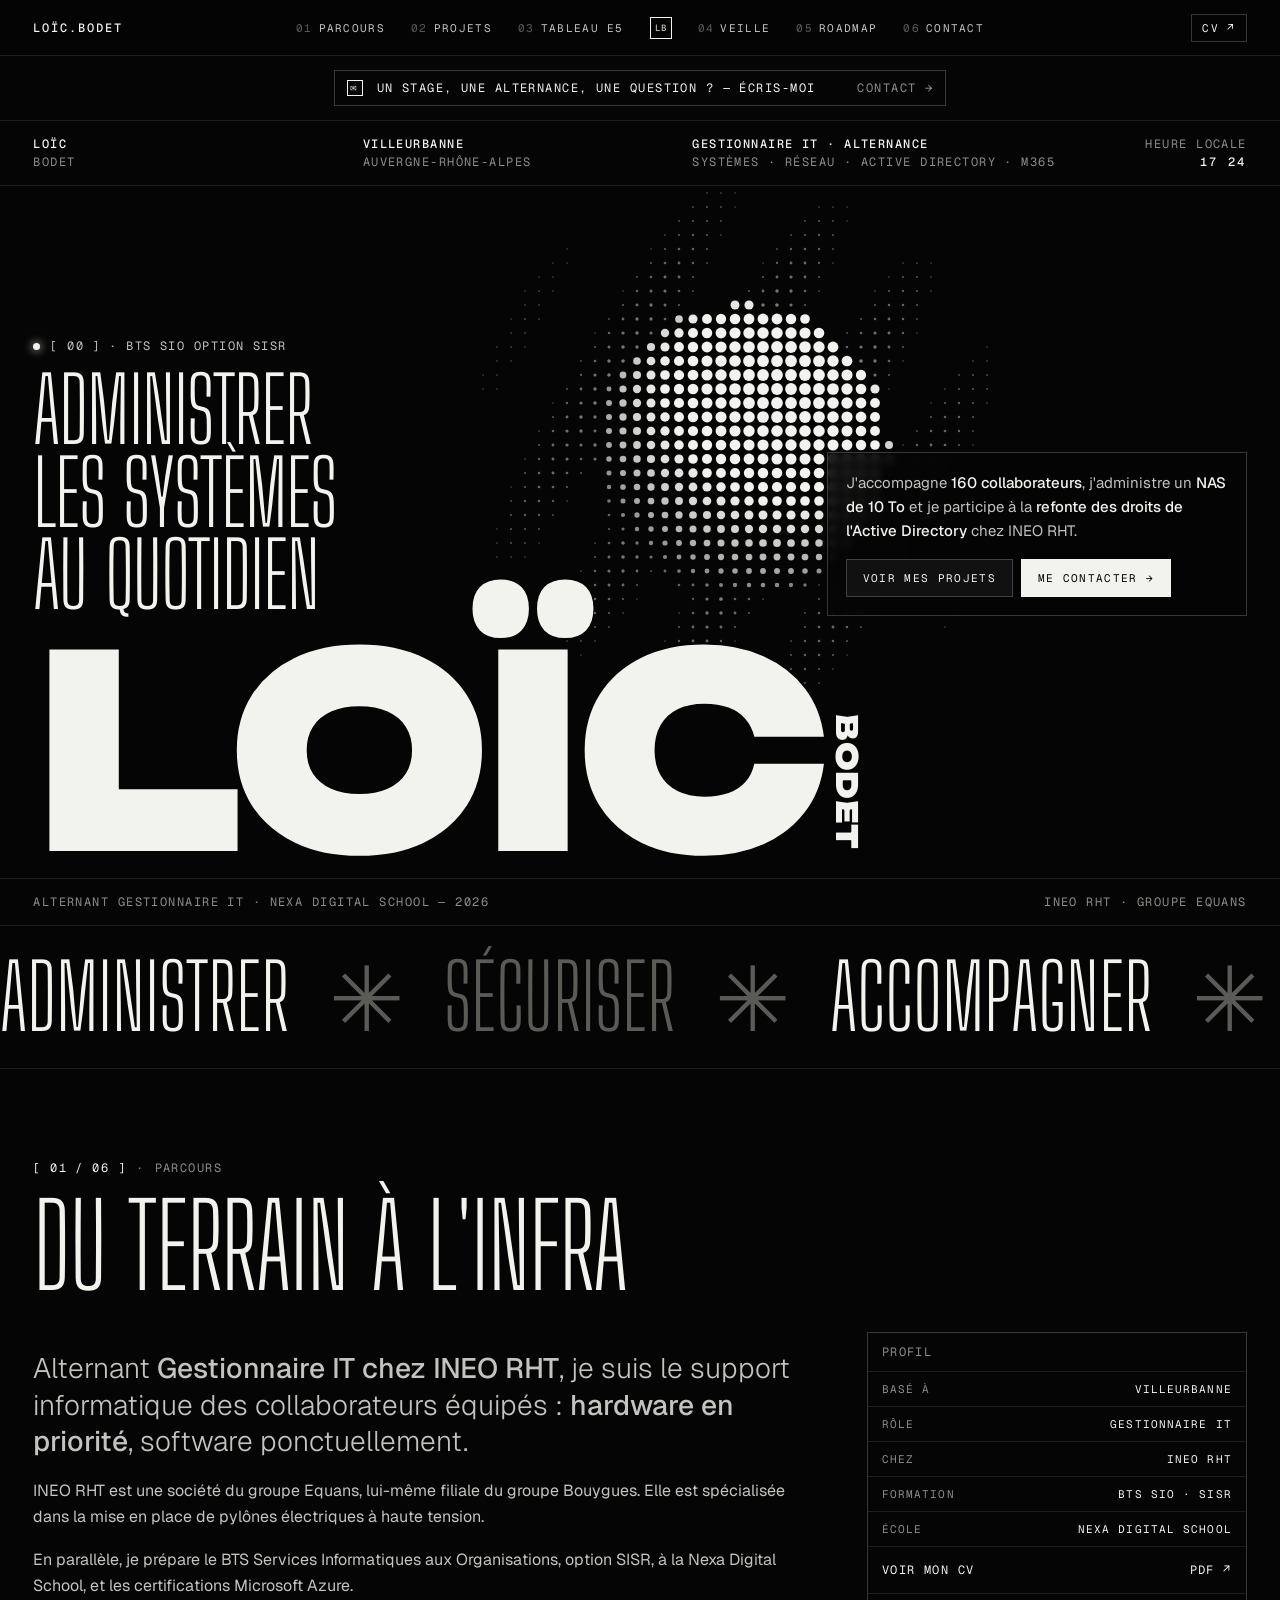
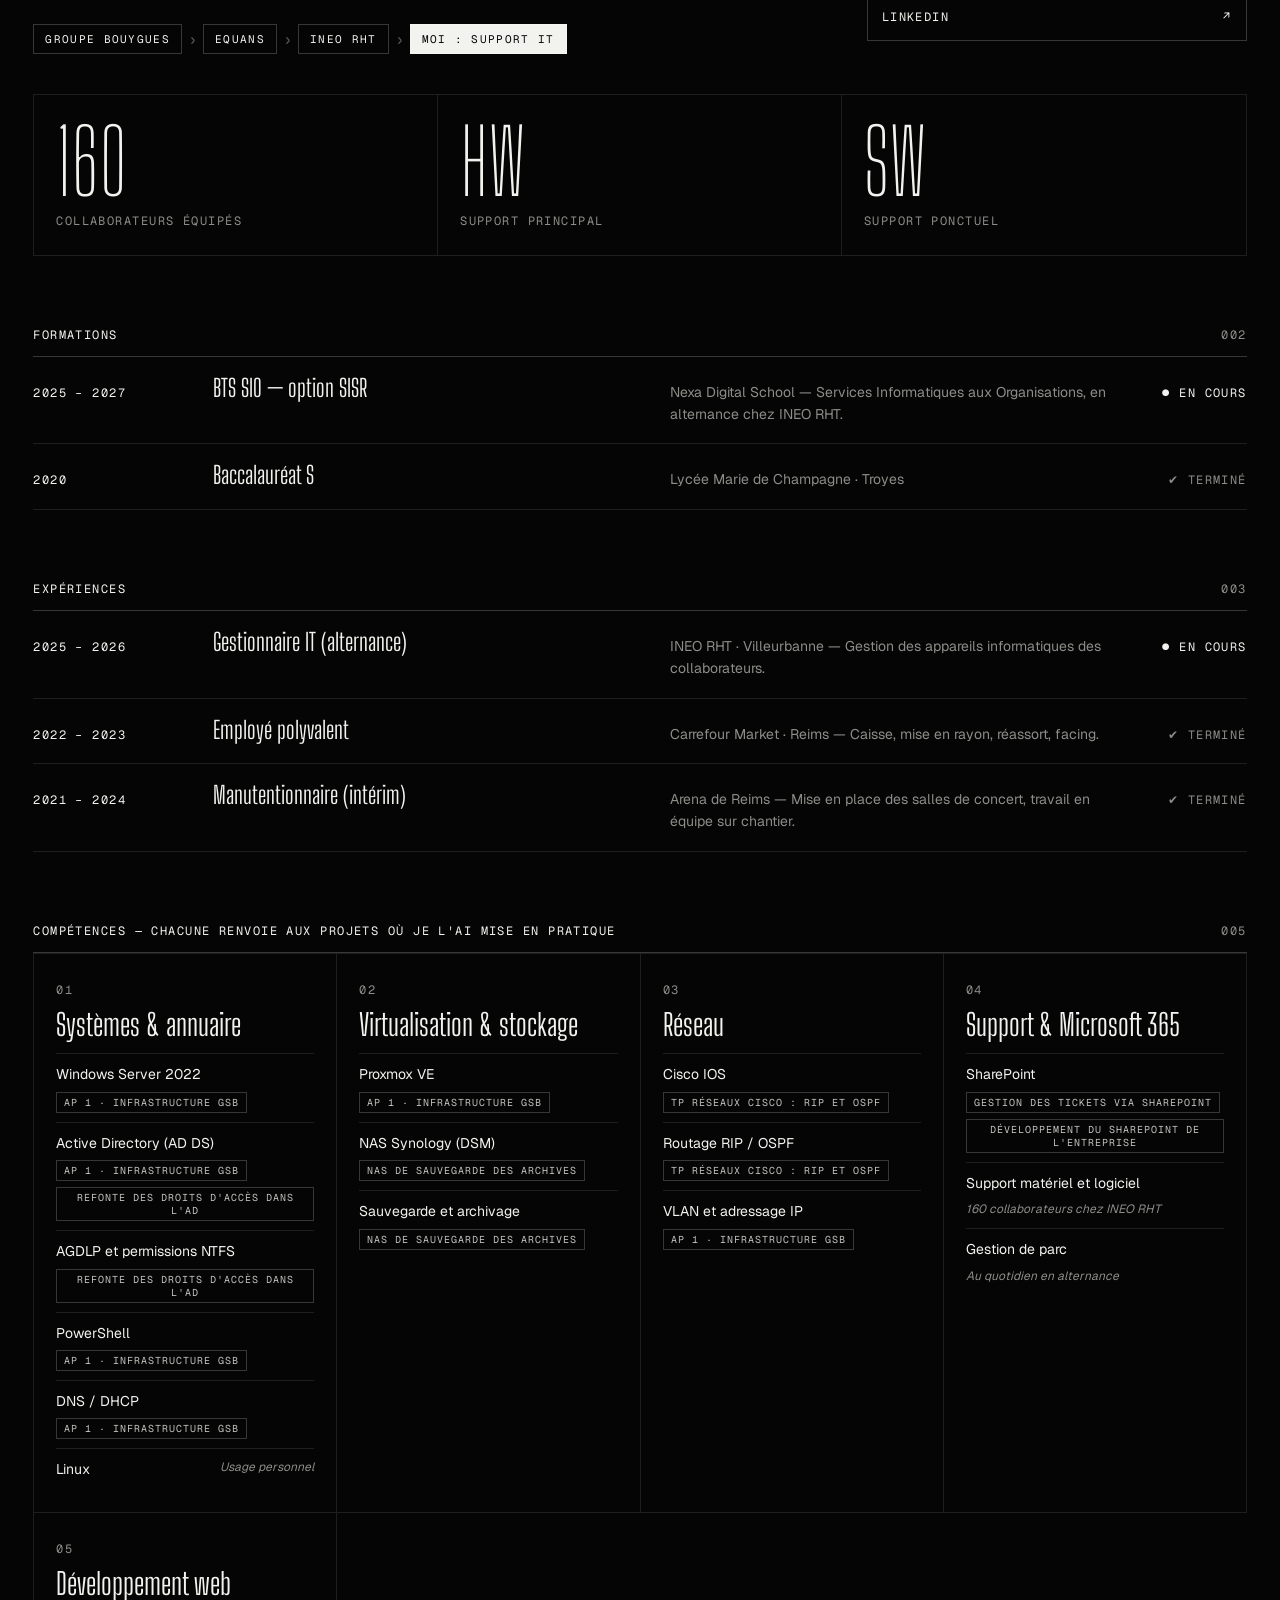
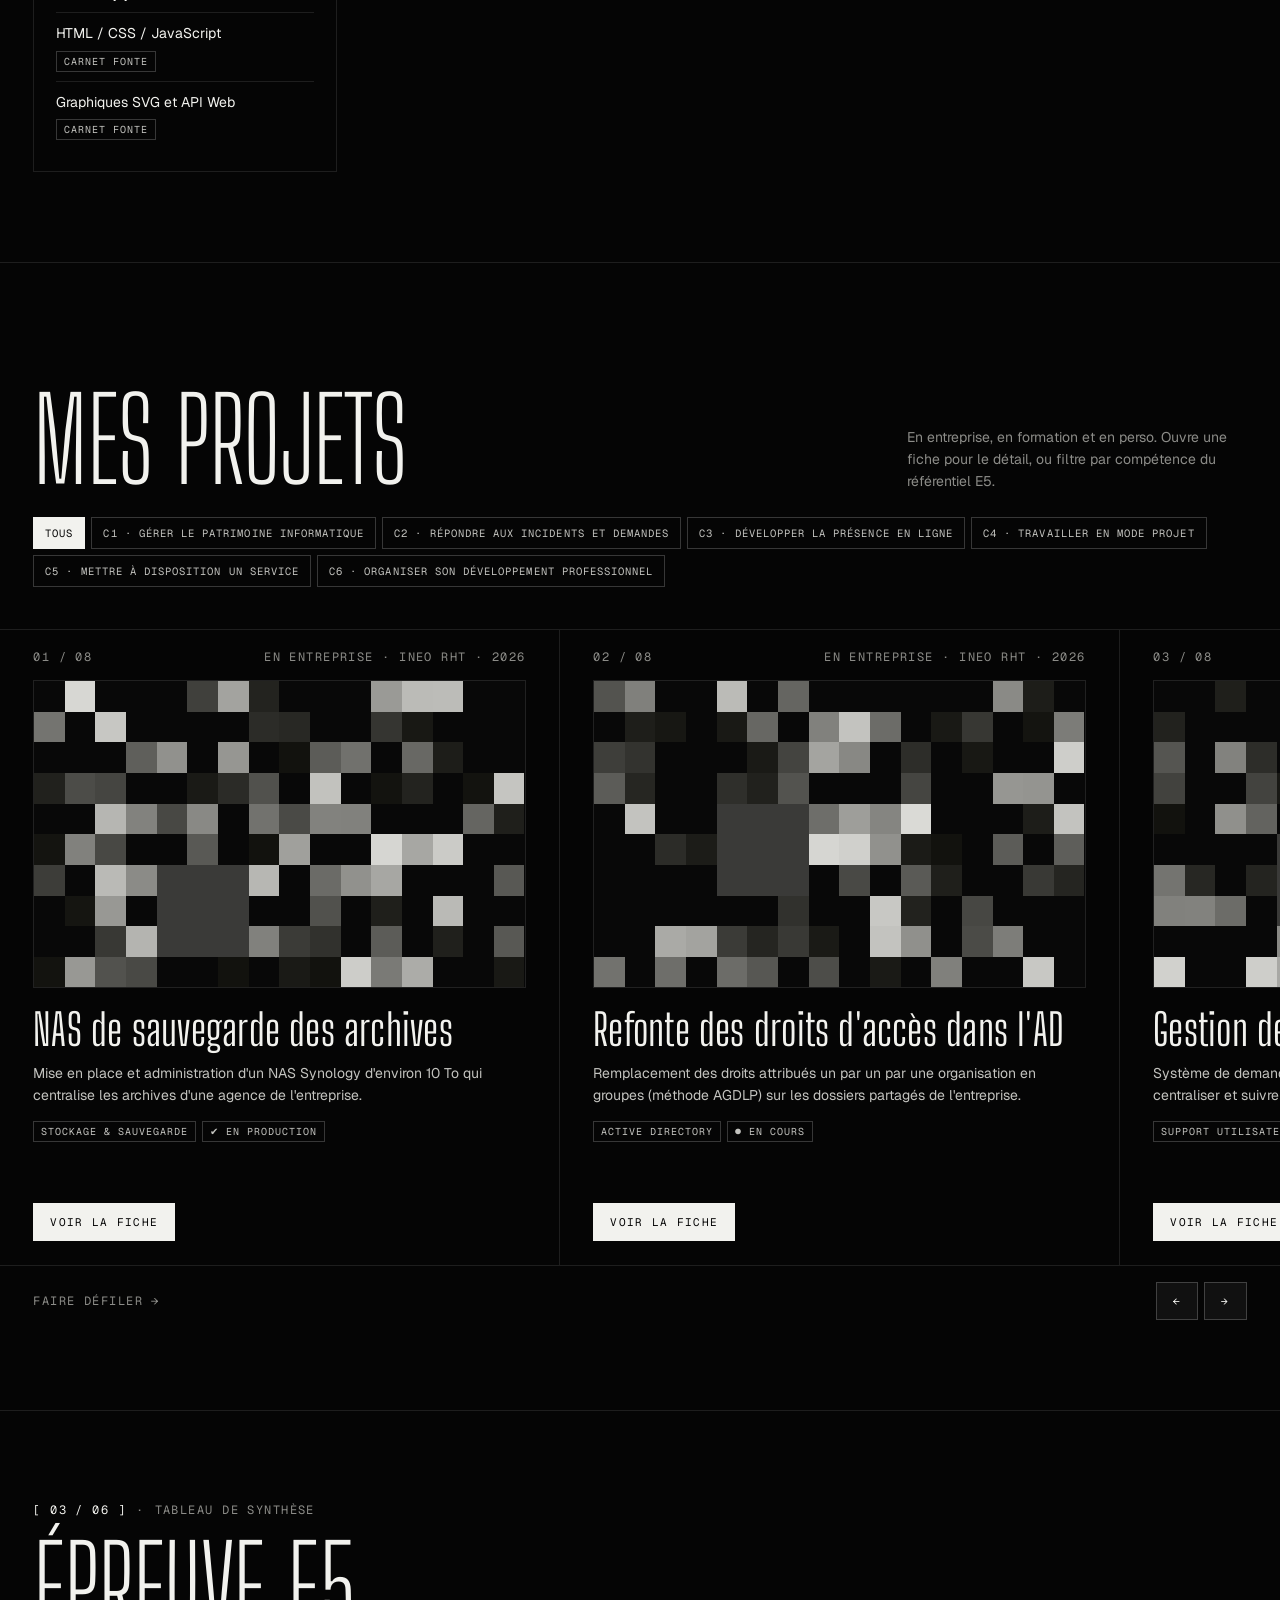
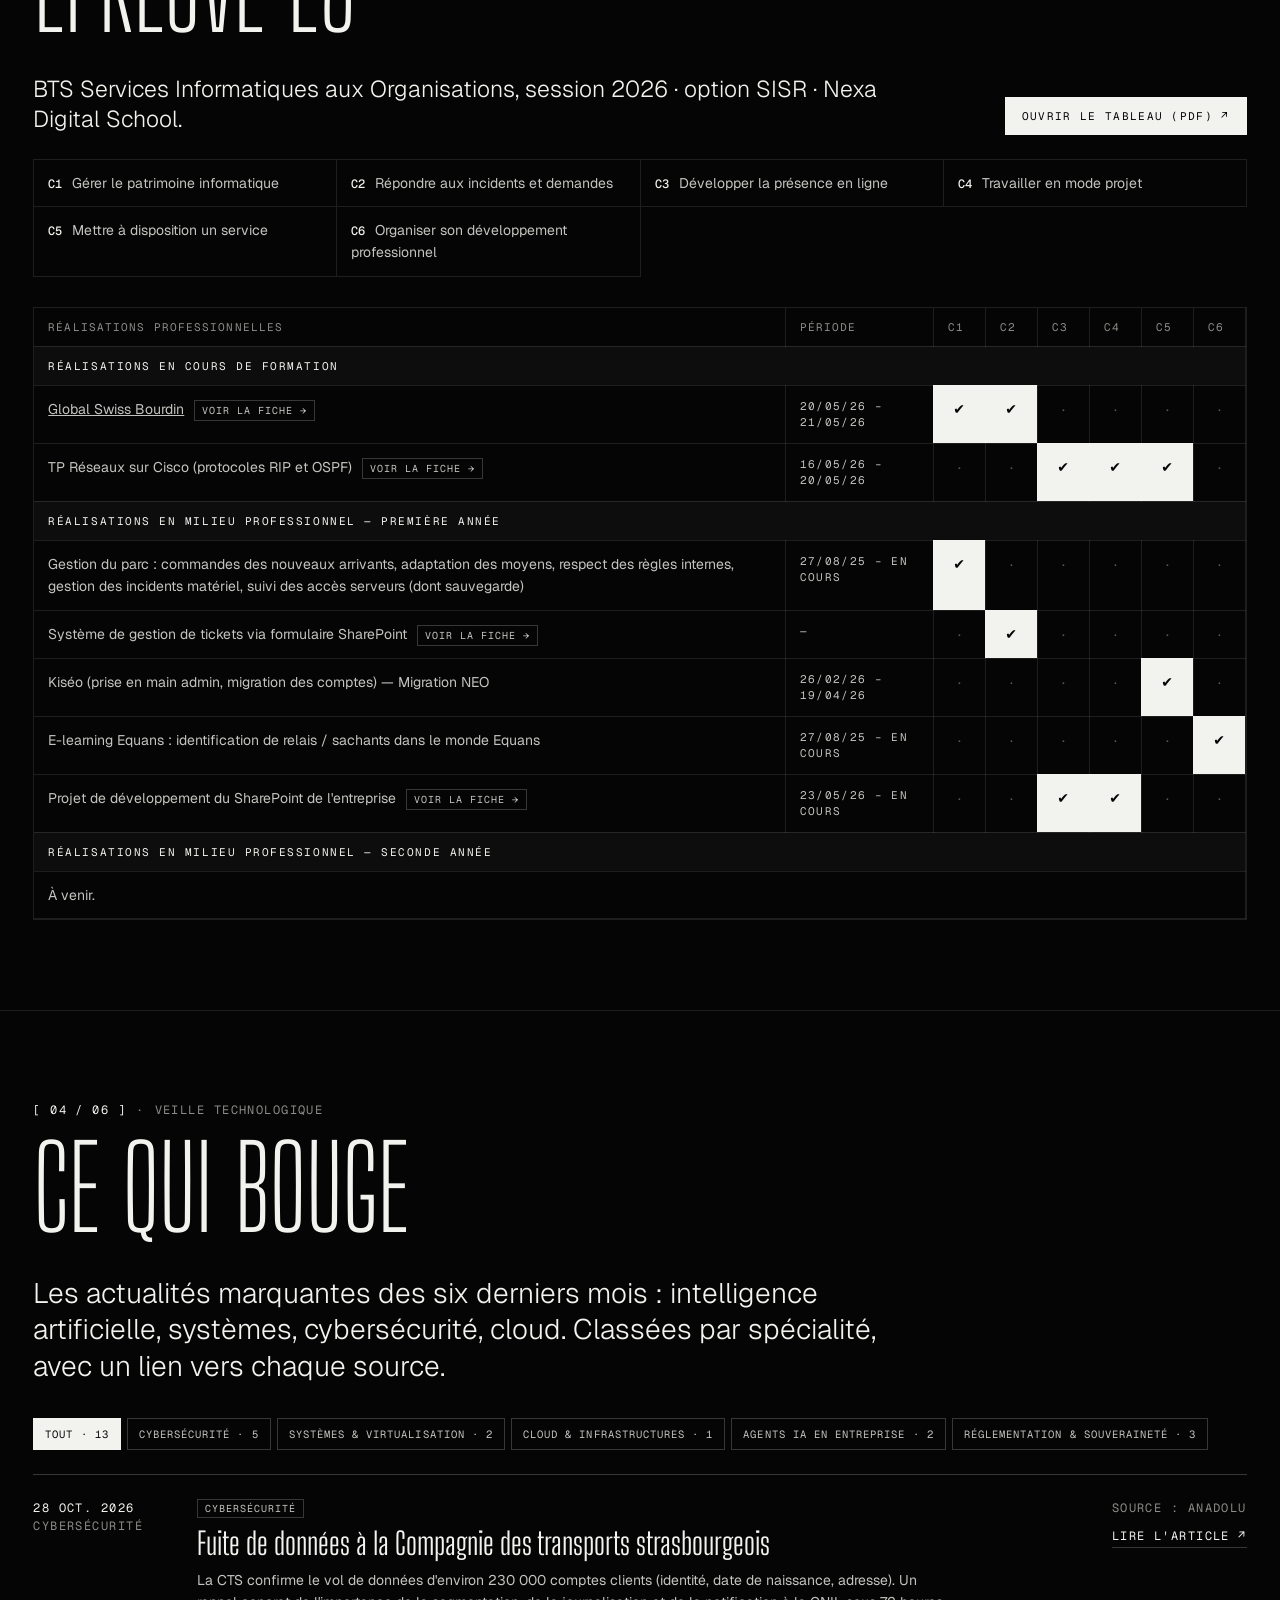
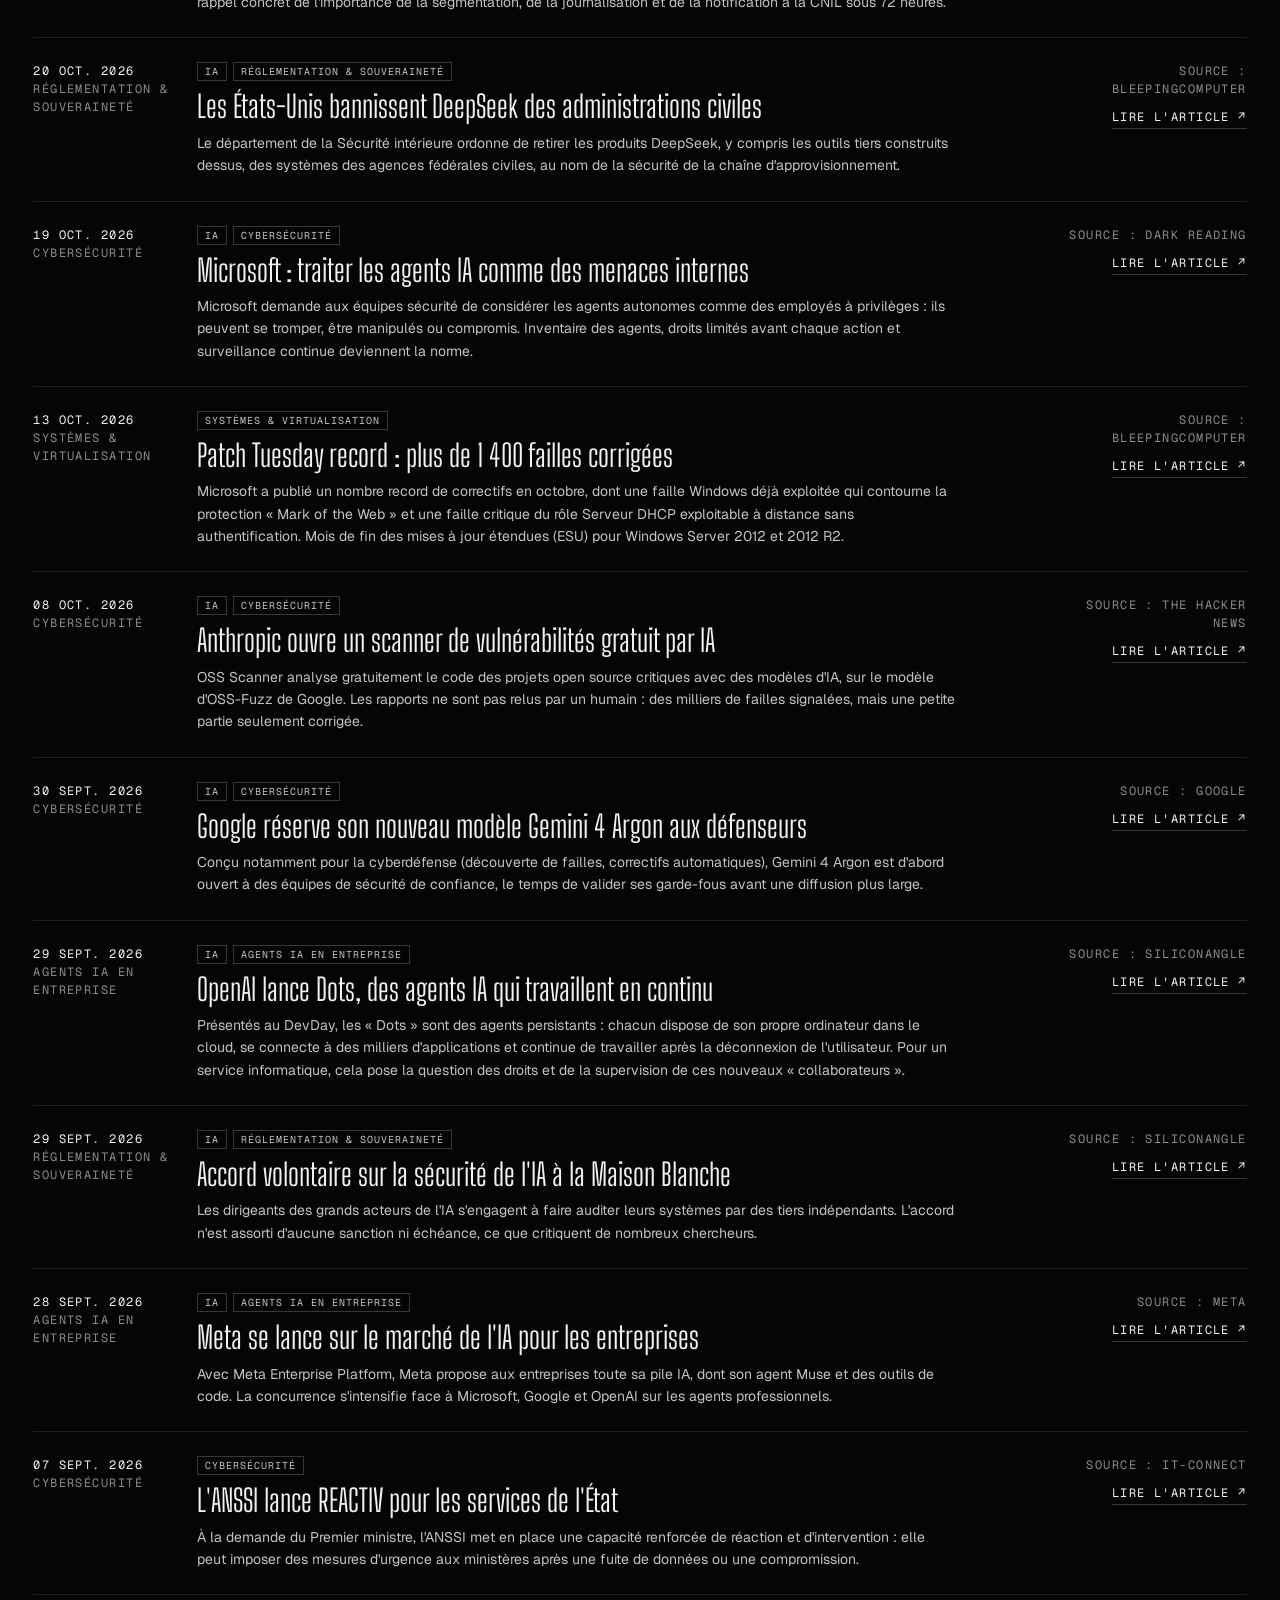
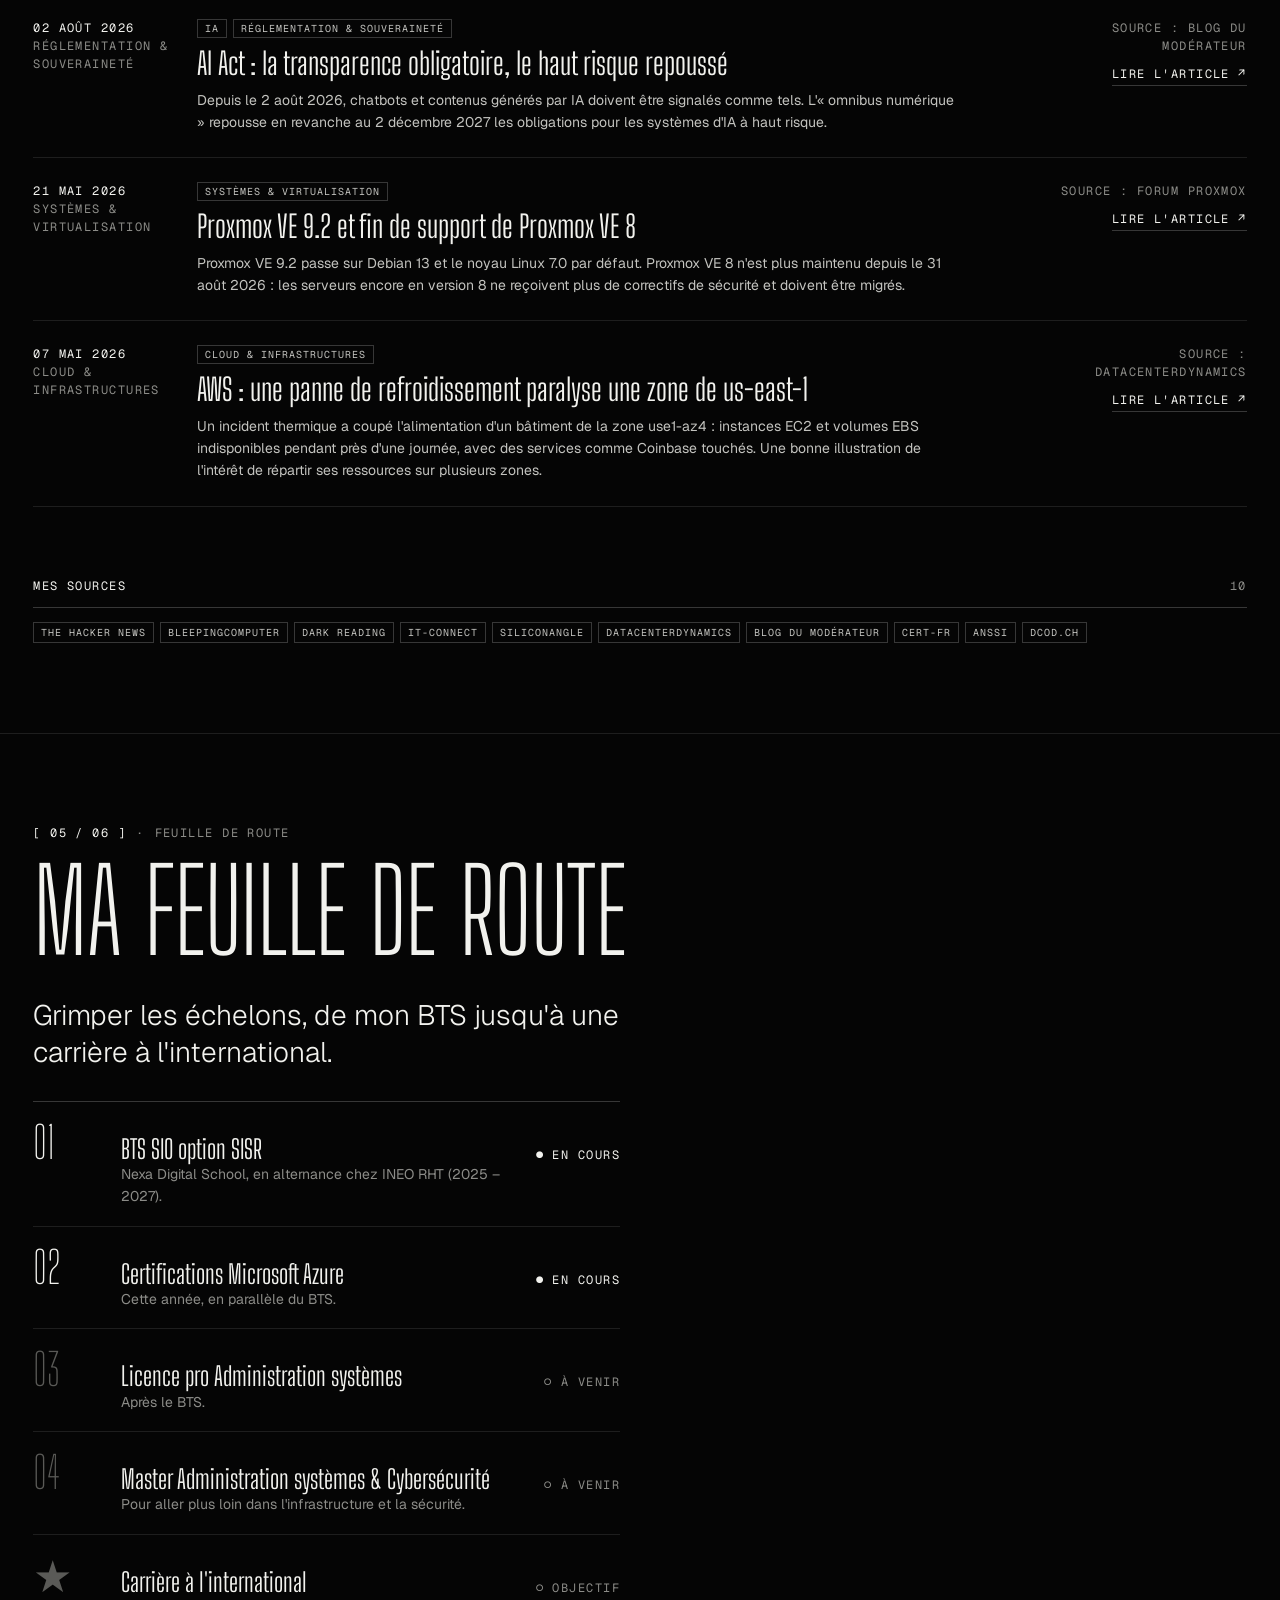
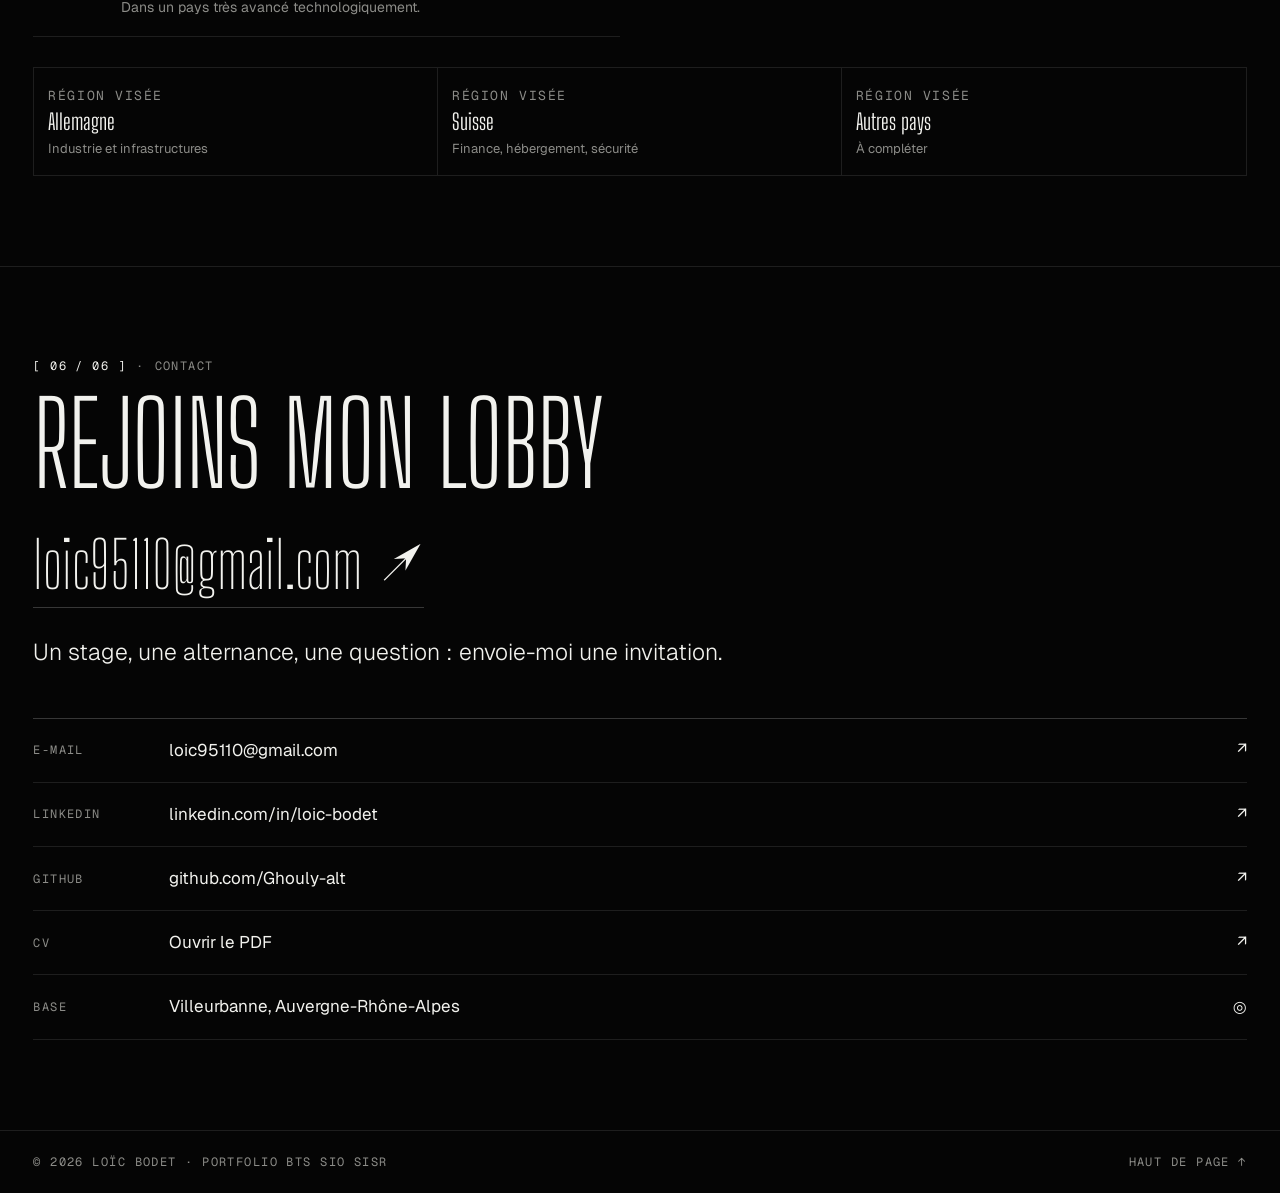
<file: index.html>
<!doctype html>
<html lang="fr">
<head>
<meta charset="utf-8">
<meta name="viewport" content="width=device-width,initial-scale=1">
<title>Loïc Bodet — Gestionnaire IT · BTS SIO SISR</title>
<meta name="description" content="Portfolio de Loïc Bodet, alternant Gestionnaire IT chez INEO RHT et étudiant en BTS SIO option SISR : projets, tableau E5, veille technologique.">
<meta name="theme-color" content="#050505">
<link rel="icon" type="image/svg+xml" href="data:image/svg+xml,%3Csvg xmlns='http://www.w3.org/2000/svg' viewBox='0 0 40 40'%3E%3Crect width='40' height='40' fill='%23050505'/%3E%3Crect x='6' y='6' width='28' height='28' fill='none' stroke='%23f2f2ee' stroke-width='2.5'/%3E%3Ctext x='20' y='26' text-anchor='middle' font-family='monospace' font-size='13' font-weight='700' fill='%23f2f2ee'%3ELB%3C/text%3E%3C/svg%3E">
<meta property="og:type" content="website">
<meta property="og:locale" content="fr_FR">
<meta property="og:url" content="https://portfolio-bodet-loic.vercel.app/">
<meta property="og:title" content="Loïc Bodet — Portfolio BTS SIO SISR">
<meta property="og:description" content="Alternant Gestionnaire IT chez INEO RHT : Active Directory, NAS, réseau Cisco, SharePoint. Projets, tableau E5 et veille technologique.">
<meta property="og:image" content="https://portfolio-bodet-loic.vercel.app/assets/og-image.jpg">
<meta property="og:image:width" content="1200">
<meta property="og:image:height" content="630">
<meta property="og:image:alt" content="Loïc Bodet, portfolio BTS SIO SISR">
<meta name="twitter:card" content="summary_large_image">
<link rel="preconnect" href="https://fonts.googleapis.com">
<link rel="preconnect" href="https://fonts.gstatic.com" crossorigin>
<link href="https://fonts.googleapis.com/css2?family=Big+Shoulders+Display:wght@100..900&family=Geist+Mono:wght@400;500&family=Geist:wght@300..600&family=Unbounded:wght@800;900&display=swap" rel="stylesheet">
<style>
:root{
  --bg:#050505; --bg2:#0b0b0b; --panel:#0e0e0e; --line:#ffffff1a; --line2:#ffffff33;
  --fg:#f2f2ee; --dim:#f2f2eecc; --muted:#8c8c88; --faint:#5a5a57;
  --display:'Big Shoulders Display','Arial Narrow',sans-serif;
  --wide:'Unbounded','Arial Black',sans-serif;
  --sans:'Geist',system-ui,-apple-system,'Segoe UI',sans-serif;
  --mono:'Geist Mono',ui-monospace,SFMono-Regular,Consolas,monospace;
  --pad:clamp(16px,2.6vw,40px);
}
*{box-sizing:border-box;margin:0;padding:0}
html{scroll-behavior:smooth;scroll-padding-top:64px}
body{background:var(--bg);color:var(--fg);font:16px/1.6 var(--sans);overflow-x:hidden}
a{color:inherit}
::selection{background:var(--fg);color:var(--bg)}
:focus-visible{outline:1px solid var(--fg);outline-offset:3px}
.mono{font:400 12px/1.5 var(--mono);letter-spacing:.12em;text-transform:uppercase}
.muted{color:var(--muted)}
img{max-width:100%;display:block}

/* ---------- En-tête ---------- */
header{position:fixed;inset:0 0 auto;z-index:40;height:56px;display:grid;grid-template-columns:1fr auto 1fr;align-items:center;padding:0 var(--pad);background:#050505e6;backdrop-filter:blur(10px);border-bottom:1px solid var(--line)}
.logo-txt{font:500 12px var(--mono);letter-spacing:.16em;text-decoration:none}
nav{display:flex;align-items:center;gap:26px}
nav a{font:400 11px var(--mono);letter-spacing:.12em;text-transform:uppercase;text-decoration:none;color:var(--dim);padding:18px 0;position:relative;white-space:nowrap}
nav a i{font-style:normal;color:var(--faint);margin-right:6px}
nav a::after{content:"";position:absolute;left:0;right:0;bottom:12px;height:1px;background:var(--fg);transform:scaleX(0);transform-origin:left;transition:transform .3s}
nav a:hover,nav a[aria-current=true]{color:var(--fg)}
nav a:hover::after,nav a[aria-current=true]::after{transform:none}
nav .mark{width:22px;height:22px;border:1px solid var(--fg);display:grid;place-items:center;font:500 9px var(--mono);padding:0}
nav .mark::after{display:none}
.hd-right{justify-self:end;display:flex;gap:8px}
.chip{display:inline-flex;align-items:center;gap:8px;font:400 11px var(--mono);letter-spacing:.12em;text-transform:uppercase;text-decoration:none;border:1px solid var(--line2);padding:6px 10px;color:var(--fg);background:none;cursor:pointer}
.chip:hover{background:var(--fg);color:var(--bg)}
#menu-btn{display:none}
@media(max-width:1100px){
  header{grid-template-columns:1fr auto}
  nav{position:fixed;top:56px;left:0;right:0;flex-direction:column;align-items:stretch;gap:0;background:var(--bg);border-bottom:1px solid var(--line);padding:6px var(--pad) 14px;display:none}
  nav.open{display:flex}
  nav a{padding:12px 0;border-bottom:1px solid var(--line)}
  nav a::after,nav .mark{display:none}
  .hd-right .cv{display:none}
  #menu-btn{display:inline-flex}
}

/* ---------- Bandeau + ligne d'infos ---------- */
.top{padding-top:56px}
.banner{display:flex;justify-content:center;padding:14px var(--pad);border-bottom:1px solid var(--line)}
.banner a{display:flex;align-items:center;gap:14px;border:1px solid var(--line2);padding:8px 12px;text-decoration:none;max-width:100%}
.banner a:hover{border-color:var(--fg)}
.banner .sq{width:16px;height:16px;border:1px solid var(--fg);display:grid;place-items:center;font-size:8px;flex:none}
.banner .w{margin-left:28px;color:var(--muted);white-space:nowrap}
.info{display:grid;grid-template-columns:1fr 1fr 1.4fr auto;gap:20px;padding:14px var(--pad);border-bottom:1px solid var(--line)}
.info b{display:block;font-weight:500;color:var(--fg)}
.info span{color:var(--muted)}
.info .clock{text-align:right}
.info .clock b{font-variant-numeric:tabular-nums;letter-spacing:.2em}
@media(max-width:800px){.info{grid-template-columns:1fr 1fr}.info .role{display:none}.banner .w{display:none}}

/* ---------- Hero ---------- */
.hero{position:relative;min-height:calc(100vh - 160px);display:flex;flex-direction:column;justify-content:flex-end;padding:40px var(--pad) 0;overflow:hidden;border-bottom:1px solid var(--line)}
#halftone{position:absolute;inset:0;width:100%;height:100%;z-index:0}
.hero>*:not(canvas){position:relative;z-index:1}
.hero-row{display:flex;justify-content:space-between;align-items:flex-end;gap:30px;flex-wrap:wrap}
.kicker{display:flex;align-items:center;gap:10px;margin-bottom:14px;color:var(--dim)}
.kicker .dot{width:7px;height:7px;border-radius:50%;background:var(--fg);box-shadow:0 0 10px var(--fg)}
.hero h1{font:300 clamp(48px,7vw,96px)/.92 var(--display);text-transform:uppercase;letter-spacing:-.01em}
.pitch{width:min(420px,100%);border:1px solid var(--line2);background:#050505d9;padding:18px;backdrop-filter:blur(4px)}
.pitch p{font-size:15px;color:var(--dim)}
.pitch p b{color:var(--fg);font-weight:500}
.pitch .btns{display:flex;gap:8px;margin-top:16px;flex-wrap:wrap}
.btn{display:inline-flex;align-items:center;gap:8px;font:400 11px var(--mono);letter-spacing:.12em;text-transform:uppercase;text-decoration:none;padding:11px 16px;border:1px solid var(--line2);background:#111;color:var(--fg);cursor:pointer}
.btn:hover{border-color:var(--fg)}
.btn.light{background:var(--fg);color:var(--bg);border-color:var(--fg)}
.btn.light:hover{background:#fff}
.giant{display:flex;align-items:flex-end;margin-top:30px;line-height:.78;user-select:none}
.giant .n{font:900 clamp(90px,21vw,330px)/.78 var(--wide);letter-spacing:-.03em;color:var(--fg)}
.giant .v{writing-mode:vertical-rl;font:900 clamp(16px,2.3vw,36px)/1 var(--wide);letter-spacing:.02em;margin-left:.3em;padding-bottom:.2em}
.hero-foot{display:flex;justify-content:space-between;gap:12px;flex-wrap:wrap;border-top:1px solid var(--line);margin:22px calc(-1 * var(--pad)) 0;padding:14px var(--pad);color:var(--muted)}

/* ---------- Bandeau défilant ---------- */
.marquee{overflow:hidden;border-bottom:1px solid var(--line);padding:26px 0}
.marquee .track{display:flex;gap:40px;width:max-content;animation:mq 40s linear infinite}
.marquee span{font:300 clamp(46px,7vw,110px)/1 var(--display);text-transform:uppercase;white-space:nowrap}
.marquee span.st{color:var(--faint)}
@keyframes mq{to{transform:translateX(-50%)}}

/* ---------- Sections ---------- */
section.s{padding:90px var(--pad);border-bottom:1px solid var(--line)}
.s-label{display:flex;gap:10px;color:var(--muted);margin-bottom:18px}
.s-label b{color:var(--fg);font-weight:400}
h2.big{font:300 clamp(52px,9vw,128px)/.9 var(--display);text-transform:uppercase;letter-spacing:-.01em;margin-bottom:34px}
h3{font:400 clamp(28px,3.4vw,46px)/1 var(--display);letter-spacing:.005em}
.lead{font:300 clamp(20px,2.2vw,30px)/1.3 var(--sans);max-width:900px}
.lead b{font-weight:500}
.cols{display:grid;grid-template-columns:1fr 380px;gap:60px;align-items:start}
@media(max-width:1000px){.cols{grid-template-columns:1fr}}
.body p{color:var(--dim);margin-top:18px;max-width:760px}

/* Carte de profil (liste clé / valeur) */
.kv{border:1px solid var(--line2)}
.kv .hd{padding:10px 14px;border-bottom:1px solid var(--line);color:var(--muted)}
.kv dl{display:grid;grid-template-columns:auto 1fr}
.kv dt,.kv dd{padding:10px 14px;border-bottom:1px solid var(--line);font:400 11px var(--mono);letter-spacing:.1em;text-transform:uppercase}
.kv dt{color:var(--muted)}
.kv dd{text-align:right}
.kv a.row{display:flex;justify-content:space-between;padding:14px;text-decoration:none;border-bottom:1px solid var(--line)}
.kv a.row:last-child{border-bottom:0}
.kv a.row:hover{background:var(--fg);color:var(--bg)}

.chain{display:flex;flex-wrap:wrap;align-items:center;gap:8px;margin:26px 0 0}
.chain b{font:400 11px var(--mono);letter-spacing:.12em;text-transform:uppercase;padding:7px 11px;border:1px solid var(--line2);font-weight:400}
.chain b.me{background:var(--fg);color:var(--bg)}
.chain i{color:var(--faint);font-style:normal}
.stats{display:grid;grid-template-columns:repeat(3,1fr);border:1px solid var(--line);margin-top:40px}
.stats div{padding:22px;border-right:1px solid var(--line)}
.stats div:last-child{border-right:0}
.stats strong{display:block;font:200 clamp(56px,7vw,100px)/1 var(--display)}

/* Lignes (chronologie, compétences) */
.sub{display:flex;justify-content:space-between;align-items:baseline;margin:70px 0 0;padding-bottom:12px;border-bottom:1px solid var(--line2)}
.rows>div{display:grid;grid-template-columns:160px 1fr 1fr 120px;gap:20px;padding:18px 0;border-bottom:1px solid var(--line);align-items:baseline}
.rows h4{font:400 24px/1.1 var(--display)}
.rows p{font-size:14px;color:var(--muted)}
.rows .st{text-align:right}
@media(max-width:800px){.rows>div{grid-template-columns:1fr}.rows .st{text-align:left}}
.skills{display:grid;grid-template-columns:repeat(auto-fit,minmax(300px,1fr));border-left:1px solid var(--line);border-top:1px solid var(--line);margin-top:0}
.skill{border-right:1px solid var(--line);border-bottom:1px solid var(--line);padding:22px}
.skill .mono{color:var(--muted)}
.skill h4{font:400 30px/1 var(--display);margin:8px 0 14px}
.skill li{list-style:none;display:flex;flex-wrap:wrap;justify-content:space-between;gap:6px 12px;padding:9px 0;border-top:1px solid var(--line);font-size:14px}
.skill .proj{display:flex;flex-wrap:wrap;gap:6px}
.tag{font:400 10px var(--mono);letter-spacing:.1em;text-transform:uppercase;padding:3px 7px;border:1px solid var(--line2);background:none;color:var(--dim);cursor:pointer}
button.tag:hover{background:var(--fg);color:var(--bg)}
.note{font-size:12px;color:var(--muted);font-style:italic}

/* ---------- Projets ---------- */
.p-head{display:flex;justify-content:space-between;align-items:flex-end;gap:20px;flex-wrap:wrap;margin-bottom:24px}
.filters{display:flex;flex-wrap:wrap;gap:6px}
.filters button{font:400 10.5px var(--mono);letter-spacing:.1em;text-transform:uppercase;padding:8px 11px;background:none;color:var(--dim);border:1px solid var(--line2);cursor:pointer}
.filters button:hover{border-color:var(--fg)}
.filters button[aria-pressed=true]{background:var(--fg);color:var(--bg);border-color:var(--fg)}
.track-wrap{position:relative;margin:0 calc(-1 * var(--pad))}
.ptrack{display:flex;gap:0;overflow-x:auto;scroll-snap-type:x mandatory;scrollbar-width:thin;scrollbar-color:#333 transparent;border-top:1px solid var(--line);border-bottom:1px solid var(--line)}
.pcard{flex:0 0 min(560px,86vw);scroll-snap-align:start;border-right:1px solid var(--line);padding:18px var(--pad) 24px;display:flex;flex-direction:column;cursor:pointer;background:var(--bg)}
.pcard[hidden]{display:none}
.pcard:hover .pix{filter:brightness(1.25)}
.pcard .meta{display:flex;justify-content:space-between;color:var(--muted);margin-bottom:14px}
.pix{aspect-ratio:16/10;border:1px solid var(--line);background:#080808;transition:filter .3s}
.pix svg{width:100%;height:100%;display:block}
.pcard h3{margin:20px 0 10px}
.pcard p{font-size:14px;color:var(--dim)}
.pcard .tags{display:flex;flex-wrap:wrap;gap:6px;margin-top:14px}
.pcard .act{display:flex;gap:8px;margin-top:auto;padding-top:18px}
.track-nav{display:flex;justify-content:space-between;align-items:center;margin-top:16px;color:var(--muted)}
.track-nav div{display:flex;gap:6px}
#pcount{min-height:1.5em}

dialog{margin:auto;width:min(900px,94vw);max-height:90vh;background:var(--bg);color:var(--fg);border:1px solid var(--line2);padding:0}
dialog::backdrop{background:#000c;backdrop-filter:blur(4px)}
dialog .in{padding:clamp(20px,4vw,44px);overflow:auto;max-height:90vh}
dialog h2{font:300 clamp(40px,6vw,72px)/.95 var(--display);text-transform:uppercase;margin:10px 0 6px}
dialog h4{font:400 11px var(--mono);letter-spacing:.14em;text-transform:uppercase;color:var(--muted);margin:30px 0 10px;padding-bottom:8px;border-bottom:1px solid var(--line)}
dialog p,dialog li{color:var(--dim);font-size:15px}
dialog p+p{margin-top:10px}
dialog ul,dialog ol{padding-left:20px}
dialog li{margin:6px 0}
dialog b{color:var(--fg);font-weight:500}
dialog code{font-family:var(--mono);font-size:13px;border:1px solid var(--line2);padding:0 5px}
dialog table{border-collapse:collapse;width:100%;font-size:14px}
dialog td,dialog th{border:1px solid var(--line);padding:8px 10px;text-align:left}
dialog th{font:400 11px var(--mono);letter-spacing:.1em;text-transform:uppercase;color:var(--muted)}
dialog a{text-underline-offset:3px}
.x{position:sticky;top:0;float:right;margin:-6px -6px 0 0;width:38px;height:38px;background:var(--bg);border:1px solid var(--line2);color:var(--fg);font-size:16px;cursor:pointer;z-index:2}
.x:hover{background:var(--fg);color:var(--bg)}
.cmr{display:grid;grid-template-columns:repeat(3,1fr);border:1px solid var(--line);margin-top:20px}
.cmr div{padding:16px;border-right:1px solid var(--line)}
.cmr div:last-child{border-right:0}
.cmr .mono{color:var(--muted)}
.cmr p{font-size:14px;margin-top:6px}
@media(max-width:700px){.cmr{grid-template-columns:1fr}.cmr div{border-right:0;border-bottom:1px solid var(--line)}}
.shot{margin:16px 0}
.shot img{border:1px solid var(--line2)}
.shot figcaption{font:400 11px var(--mono);letter-spacing:.08em;color:var(--muted);margin-top:8px}
.diag{border:1px solid var(--line);padding:12px;background:#080808}
.diag svg{width:100%;height:auto;display:block}

/* Maquettes téléphone (Carnet Fonte) */
.phones{display:flex;gap:20px;justify-content:center;flex-wrap:wrap;margin:10px 0}
.phone{width:220px;border-radius:28px;padding:8px;background:#1a1a1a;box-shadow:0 0 0 1px var(--line2)}
.phone .scr{border-radius:21px;overflow:hidden;background:#0c0c0c;color:#e8e8e4;font:11.5px/1.35 var(--sans);height:470px;display:flex;flex-direction:column}
.phone .notch{height:20px;display:flex;justify-content:center;align-items:center}
.phone .notch i{width:60px;height:6px;border-radius:6px;background:#000}
.app-top{padding:6px 13px 10px;display:flex;justify-content:space-between;align-items:flex-end;border-bottom:1px solid #222}
.app-top b{font-size:14px}
.app-top small{color:#8c8c88;display:block;font:9px var(--mono);letter-spacing:.1em;text-transform:uppercase}
.app-top .chrono{font:500 15px var(--mono)}
.app-body{padding:10px 11px;display:flex;flex-direction:column;gap:8px;flex:1;overflow:hidden}
.ex{background:#161616;border-radius:10px;padding:9px}
.ex h5{font:500 12px var(--sans);margin-bottom:2px}
.ex .last{font-size:10px;color:#8c8c88;margin-bottom:5px}
.set{display:grid;grid-template-columns:16px 1fr 1fr 30px 18px;gap:4px;align-items:center;padding:4px 0;border-top:1px solid #222;font-variant-numeric:tabular-nums}
.set.hd{border:0;font:9px var(--mono);color:#777;text-transform:uppercase}
.set .ok{width:16px;height:16px;border-radius:4px;display:grid;place-items:center;background:#f2f2ee;color:#050505;font-weight:700;font-size:10px}
.set .ok.no{background:#2a2a2a;color:#777}
.set.cur{background:#ffffff0d;border-radius:5px}
.hint{font-size:10px;border:1px solid #333;border-radius:8px;padding:7px 9px;color:#cfcfca}
.rest{margin-top:auto;display:flex;justify-content:space-between;align-items:center;background:#f2f2ee;color:#050505;border-radius:10px;padding:8px 11px;font-weight:600}
.rest span{font:500 17px var(--mono)}
.kpis{display:grid;grid-template-columns:1fr 1fr;gap:7px}
.kpis div{background:#161616;border-radius:9px;padding:8px}
.kpis b{display:block;font-size:15px}
.kpis small{font-size:9px;color:#8c8c88}
.chart{background:#161616;border-radius:10px;padding:9px}
.chart h6{font:500 10.5px var(--sans);color:#cfcfca;margin-bottom:5px}
.tabbar{display:flex;justify-content:space-around;border-top:1px solid #222;padding:8px 0 10px;font-size:9px;color:#777;text-align:center}
.tabbar span.on{color:#f2f2ee}
.tabbar i{display:block;font-style:normal;font-size:13px}

/* ---------- E5 ---------- */
.legend{display:grid;grid-template-columns:repeat(auto-fit,minmax(280px,1fr));border-top:1px solid var(--line);border-left:1px solid var(--line);margin-bottom:30px}
.legend div{padding:12px 14px;border-right:1px solid var(--line);border-bottom:1px solid var(--line);font-size:14px;color:var(--dim)}
.legend b{font:500 12px var(--mono);margin-right:10px;color:var(--fg)}
.scroll{overflow-x:auto;border:1px solid var(--line)}
table.e5{border-collapse:collapse;width:100%;min-width:780px;font-size:14px}
.e5 th,.e5 td{border-bottom:1px solid var(--line);border-right:1px solid var(--line);padding:12px 14px;vertical-align:top;text-align:left}
.e5 th{font:400 11px var(--mono);letter-spacing:.1em;text-transform:uppercase;color:var(--muted)}
.e5 td{color:var(--dim)}
.e5 td.k{text-align:center;width:52px;color:var(--faint)}
.e5 td.k.on{background:var(--fg);color:var(--bg);font-weight:600}
.e5 td.sep{font:400 11px var(--mono);letter-spacing:.14em;text-transform:uppercase;color:var(--fg);background:#ffffff08}
.e5 .tag{margin-left:6px}
.sr{position:absolute;left:-9999px}

/* ---------- Veille ---------- */
.vlist{border-top:1px solid var(--line2)}
.vitem{display:grid;grid-template-columns:140px 1fr 200px;gap:24px;padding:24px 0;border-bottom:1px solid var(--line)}
.vitem[hidden]{display:none}
.vitem .when{color:var(--muted)}
.vitem .when b{display:block;color:var(--fg);font-weight:400}
.vitem h4{font:400 clamp(24px,2.4vw,32px)/1.05 var(--display);margin-bottom:8px}
.vitem p{font-size:14px;color:var(--dim);max-width:760px}
.vitem .src{text-align:right;display:flex;flex-direction:column;align-items:flex-end;gap:10px}
.vitem .src a{text-decoration:none;border-bottom:1px solid var(--line2);padding-bottom:2px}
.vitem .src a:hover{border-color:var(--fg)}
.badges{display:flex;gap:6px;flex-wrap:wrap;margin-bottom:10px}
.badges span{font:400 10px var(--mono);letter-spacing:.1em;text-transform:uppercase;padding:2px 7px;border:1px solid var(--line2);color:var(--dim)}
.badges span.inv{background:var(--fg);color:var(--bg);border-color:var(--fg)}
@media(max-width:800px){.vitem{grid-template-columns:1fr;gap:10px}.vitem .src{align-items:flex-start;text-align:left}}
.sources{display:flex;flex-wrap:wrap;gap:6px;margin-top:14px}

/* ---------- Roadmap + globe ---------- */
.road{display:grid;grid-template-columns:1fr 1fr;gap:40px;align-items:center}
@media(max-width:1000px){.road{grid-template-columns:1fr}}
.steps{border-top:1px solid var(--line2)}
.step{display:grid;grid-template-columns:70px 1fr auto;gap:18px;padding:18px 0;border-bottom:1px solid var(--line);align-items:baseline}
.step .num{font:200 44px/1 var(--display);color:var(--faint)}
.step.now .num{color:var(--fg)}
.step h4{font:400 26px/1.05 var(--display)}
.step p{font-size:14px;color:var(--muted)}
.step .st{white-space:nowrap}
#globe{width:100%;aspect-ratio:1;display:block;max-width:620px;margin:auto}
.flags{display:grid;grid-template-columns:repeat(3,1fr);border:1px solid var(--line);margin-top:30px}
.flags div{padding:14px;border-right:1px solid var(--line)}
.flags div:last-child{border-right:0}
.flags b{display:block;font:400 22px var(--display)}
.flags span{font-size:13px;color:var(--muted)}
@media(max-width:600px){.flags{grid-template-columns:1fr}.flags div{border-right:0;border-bottom:1px solid var(--line)}}

/* ---------- Contact ---------- */
.mail{display:inline-flex;align-items:center;gap:18px;font:200 clamp(30px,5vw,64px)/1.1 var(--display);text-decoration:none;border-bottom:1px solid var(--line2);padding-bottom:6px;word-break:break-all}
.mail:hover{border-color:var(--fg)}
.clist{border-top:1px solid var(--line2);margin-top:50px}
.clist a,.clist div{display:grid;grid-template-columns:120px 1fr auto;gap:16px;padding:18px 0;border-bottom:1px solid var(--line);text-decoration:none;align-items:center}
.clist a:hover{padding-left:12px;transition:padding .25s}
.clist .k{color:var(--muted)}
.clist .v{font-size:17px}
@media(max-width:600px){.clist a,.clist div{grid-template-columns:1fr auto}.clist .k{display:none}}

footer{display:flex;justify-content:space-between;gap:14px;flex-wrap:wrap;padding:22px var(--pad);color:var(--muted)}
.to-top{position:fixed;right:var(--pad);bottom:20px;z-index:30;width:38px;height:38px;display:grid;place-items:center;border:1px solid var(--line2);background:var(--bg);color:var(--fg);text-decoration:none;opacity:0;pointer-events:none;transition:opacity .3s}
.to-top.on{opacity:1;pointer-events:auto}
.to-top:hover{background:var(--fg);color:var(--bg)}

/* Apparition au défilement */
.rv{opacity:0;transform:translateY(24px);transition:opacity .9s cubic-bezier(.2,.7,.2,1),transform .9s cubic-bezier(.2,.7,.2,1)}
.rv.seen{opacity:1;transform:none}
@media(prefers-reduced-motion:reduce){*{animation:none!important;transition:none!important;scroll-behavior:auto!important}.rv{opacity:1;transform:none}}
</style>
</head>
<body>

<header>
  <a class="logo-txt" href="#top">LOÏC.BODET</a>
  <nav id="nav" aria-label="Navigation principale">
    <a href="#parcours"><i>01</i>Parcours</a>
    <a href="#projets"><i>02</i>Projets</a>
    <a href="#e5"><i>03</i>Tableau E5</a>
    <a class="mark" href="#top" aria-label="Haut de page">LB</a>
    <a href="#veille"><i>04</i>Veille</a>
    <a href="#roadmap"><i>05</i>Roadmap</a>
    <a href="#contact"><i>06</i>Contact</a>
  </nav>
  <div class="hd-right">
    <a class="chip cv" href="CV%20Bodet%20Loic.pdf" target="_blank" rel="noopener">CV ↗</a>
    <button class="chip" id="menu-btn" type="button" aria-expanded="false" aria-controls="nav">Menu</button>
  </div>
</header>

<main id="top" class="top">
  <div class="banner">
    <a href="#contact" class="mono"><span class="sq" aria-hidden="true">✉</span>Un stage, une alternance, une question ? — Écris-moi<span class="w">Contact →</span></a>
  </div>
  <div class="info mono">
    <div><b>Loïc</b><span>Bodet</span></div>
    <div><b>Villeurbanne</b><span>Auvergne-Rhône-Alpes</span></div>
    <div class="role"><b>Gestionnaire IT · alternance</b><span>Systèmes · Réseau · Active Directory · M365</span></div>
    <div class="clock"><span>Heure locale</span><b id="clock">--:--</b></div>
  </div>

  <!-- ======== HERO ======== -->
  <section class="hero" aria-labelledby="h-hero">
    <canvas id="halftone" aria-hidden="true"></canvas>
    <div class="hero-row">
      <div>
        <div class="kicker mono"><span class="dot" aria-hidden="true"></span>[ 00 ] · BTS SIO option SISR</div>
        <h1 id="h-hero">Administrer<br>les systèmes<br>au quotidien</h1>
      </div>
      <div class="pitch">
        <p>J'accompagne <b>160 collaborateurs</b>, j'administre un <b>NAS de 10 To</b> et je participe à la <b>refonte des droits de l'Active Directory</b> chez INEO RHT.</p>
        <div class="btns">
          <a class="btn" href="#projets">Voir mes projets</a>
          <a class="btn light" href="#contact">Me contacter →</a>
        </div>
      </div>
    </div>
    <div class="giant" aria-hidden="true"><span class="n">LOÏC</span><span class="v">BODET</span></div>
    <div class="hero-foot mono"><span>Alternant Gestionnaire IT · Nexa Digital School — 2026</span><span>INEO RHT · Groupe Equans</span></div>
  </section>

  <div class="marquee" aria-hidden="true"><div class="track" id="mq"></div></div>

  <!-- ======== 01 PARCOURS ======== -->
  <section class="s" id="parcours" aria-labelledby="h-parcours">
    <div class="s-label mono rv"><b>[ 01 / 06 ]</b>·<span>Parcours</span></div>
    <h2 class="big rv" id="h-parcours">Du terrain à l'infra</h2>
    <div class="cols">
      <div class="body rv">
        <p class="lead">Alternant <b>Gestionnaire IT chez INEO RHT</b>, je suis le support informatique des collaborateurs équipés : <b>hardware en priorité</b>, software ponctuellement.</p>
        <p>INEO RHT est une société du groupe Equans, lui-même filiale du groupe Bouygues. Elle est spécialisée dans la mise en place de pylônes électriques à haute tension.</p>
        <p>En parallèle, je prépare le BTS Services Informatiques aux Organisations, option SISR, à la Nexa Digital School, et les certifications Microsoft Azure.</p>
        <div class="chain"><b>Groupe Bouygues</b><i>›</i><b>Equans</b><i>›</i><b>INEO RHT</b><i>›</i><b class="me">Moi : support IT</b></div>
      </div>
      <div class="kv rv">
        <div class="hd mono">Profil</div>
        <dl>
          <dt>Basé à</dt><dd>Villeurbanne</dd>
          <dt>Rôle</dt><dd>Gestionnaire IT</dd>
          <dt>Chez</dt><dd>INEO RHT</dd>
          <dt>Formation</dt><dd>BTS SIO · SISR</dd>
          <dt>École</dt><dd>Nexa Digital School</dd>
        </dl>
        <a class="row mono" href="CV%20Bodet%20Loic.pdf" target="_blank" rel="noopener"><span>Voir mon CV</span><span>PDF ↗</span></a>
        <a class="row mono" href="https://www.linkedin.com/in/loic-bodet/" target="_blank" rel="noopener"><span>LinkedIn</span><span>↗</span></a>
      </div>
    </div>
    <div class="stats rv">
      <div><strong>160</strong><span class="mono muted">Collaborateurs équipés</span></div>
      <div><strong>HW</strong><span class="mono muted">Support principal</span></div>
      <div><strong>SW</strong><span class="mono muted">Support ponctuel</span></div>
    </div>

    <div class="sub mono rv"><span>Formations</span><span class="muted">002</span></div>
    <div class="rows" id="m-formation"></div>
    <div class="sub mono rv"><span>Expériences</span><span class="muted">003</span></div>
    <div class="rows" id="m-experience"></div>

    <div class="sub mono rv"><span>Compétences — chacune renvoie aux projets où je l'ai mise en pratique</span><span class="muted">005</span></div>
    <div class="skills" id="skills"></div>
  </section>

  <!-- ======== 02 PROJETS ======== -->
  <section class="s" id="projets" aria-labelledby="h-projets">
    <div class="s-label mono rv"><b>[ 02 / 06 ]</b>·<span>Projets</span></div>
    <div class="p-head">
      <h2 class="big rv" id="h-projets" style="margin:0">Mes projets</h2>
      <p class="muted rv" style="max-width:340px;font-size:14px">En entreprise, en formation et en perso. Ouvre une fiche pour le détail, ou filtre par compétence du référentiel E5.</p>
    </div>
    <div class="filters rv" id="pfilters" role="group" aria-label="Filtrer les projets par compétence E5"></div>
    <p id="pcount" class="mono muted" aria-live="polite" style="margin:12px 0"></p>
    <div class="track-wrap">
      <div class="ptrack" id="ptrack" tabindex="0" aria-label="Liste des projets, défilement horizontal"></div>
    </div>
    <div class="track-nav mono"><span id="ppos">Faire défiler →</span><div><button class="btn" type="button" data-scroll="-1" aria-label="Projet précédent">←</button><button class="btn" type="button" data-scroll="1" aria-label="Projet suivant">→</button></div></div>
  </section>

  <!-- ======== 03 E5 ======== -->
  <section class="s" id="e5" aria-labelledby="h-e5">
    <div class="s-label mono rv"><b>[ 03 / 06 ]</b>·<span>Tableau de synthèse</span></div>
    <h2 class="big rv" id="h-e5">Épreuve E5</h2>
    <div class="p-head rv">
      <p class="lead" style="font-size:clamp(18px,1.8vw,24px)">BTS Services Informatiques aux Organisations, session 2026 · option SISR · Nexa Digital School.</p>
      <a class="btn light" href="E5%20-%20Tableau%20de%20synth%C3%A8se.pdf" target="_blank" rel="noopener">Ouvrir le tableau (PDF) ↗</a>
    </div>
    <div class="legend rv" id="legend"></div>
    <div class="scroll rv"><table class="e5" id="e5t"></table></div>
  </section>

  <!-- ======== 04 VEILLE ======== -->
  <section class="s" id="veille" aria-labelledby="h-veille">
    <div class="s-label mono rv"><b>[ 04 / 06 ]</b>·<span>Veille technologique</span></div>
    <h2 class="big rv" id="h-veille">Ce qui bouge</h2>
    <p class="lead rv" style="margin-bottom:34px">Les actualités marquantes des six derniers mois : intelligence artificielle, systèmes, cybersécurité, cloud. Classées par spécialité, avec un lien vers chaque source.</p>
    <div class="filters rv" id="vfilters" role="group" aria-label="Filtrer par spécialité" style="margin-bottom:24px"></div>
    <div class="vlist" id="vlist"></div>
    <div class="sub mono rv"><span>Mes sources</span><span class="muted" id="vsn"></span></div>
    <div class="sources" id="vsources"></div>
  </section>

  <!-- ======== 05 ROADMAP ======== -->
  <section class="s" id="roadmap" aria-labelledby="h-roadmap">
    <div class="s-label mono rv"><b>[ 05 / 06 ]</b>·<span>Feuille de route</span></div>
    <h2 class="big rv" id="h-roadmap">Ma feuille de route</h2>
    <div class="road">
      <div>
        <p class="lead rv" style="margin-bottom:30px">Grimper les échelons, de mon BTS jusqu'à une carrière à l'international.</p>
        <div class="steps rv">
          <div class="step now"><span class="num">01</span><div><h4>BTS SIO option SISR</h4><p>Nexa Digital School, en alternance chez INEO RHT (2025 – 2027).</p></div><span class="st mono">● En cours</span></div>
          <div class="step now"><span class="num">02</span><div><h4>Certifications Microsoft Azure</h4><p>Cette année, en parallèle du BTS.</p></div><span class="st mono">● En cours</span></div>
          <div class="step"><span class="num">03</span><div><h4>Licence pro Administration systèmes</h4><p>Après le BTS.</p></div><span class="st mono muted">○ À venir</span></div>
          <div class="step"><span class="num">04</span><div><h4>Master Administration systèmes &amp; Cybersécurité</h4><p>Pour aller plus loin dans l'infrastructure et la sécurité.</p></div><span class="st mono muted">○ À venir</span></div>
          <div class="step"><span class="num">★</span><div><h4>Carrière à l'international</h4><p>Dans un pays très avancé technologiquement.</p></div><span class="st mono muted">○ Objectif</span></div>
        </div>
      </div>
      <canvas id="globe" class="rv" role="img" aria-label="Globe en points : Villeurbanne et les régions visées, Allemagne et Suisse"></canvas>
    </div>
    <div class="flags rv">
      <div><span class="mono muted">Région visée</span><b>Allemagne</b><span>Industrie et infrastructures</span></div>
      <div><span class="mono muted">Région visée</span><b>Suisse</b><span>Finance, hébergement, sécurité</span></div>
      <div><span class="mono muted">Région visée</span><b>Autres pays</b><span>À compléter</span></div>
    </div>
  </section>

  <!-- ======== 06 CONTACT ======== -->
  <section class="s" id="contact" aria-labelledby="h-contact">
    <div class="s-label mono rv"><b>[ 06 / 06 ]</b>·<span>Contact</span></div>
    <h2 class="big rv" id="h-contact">Rejoins mon lobby</h2>
    <a class="mail rv" href="mailto:loic95110@gmail.com">loic95110@gmail.com <span aria-hidden="true">↗</span></a>
    <p class="lead rv" style="margin-top:30px;font-size:clamp(18px,1.8vw,24px)">Un stage, une alternance, une question : envoie-moi une invitation.</p>
    <div class="clist rv">
      <a href="mailto:loic95110@gmail.com"><span class="k mono">E-mail</span><span class="v">loic95110@gmail.com</span><span aria-hidden="true">↗</span></a>
      <a href="https://www.linkedin.com/in/loic-bodet/" target="_blank" rel="noopener"><span class="k mono">LinkedIn</span><span class="v">linkedin.com/in/loic-bodet</span><span aria-hidden="true">↗</span></a>
      <a href="https://github.com/Ghouly-alt" target="_blank" rel="noopener"><span class="k mono">GitHub</span><span class="v">github.com/Ghouly-alt</span><span aria-hidden="true">↗</span></a>
      <a href="CV%20Bodet%20Loic.pdf" target="_blank" rel="noopener"><span class="k mono">CV</span><span class="v">Ouvrir le PDF</span><span aria-hidden="true">↗</span></a>
      <div><span class="k mono">Base</span><span class="v">Villeurbanne, Auvergne-Rhône-Alpes</span><span aria-hidden="true">◎</span></div>
    </div>
  </section>
</main>

<footer class="mono"><span>© 2026 Loïc Bodet · Portfolio BTS SIO SISR</span><a href="#top" style="text-decoration:none">Haut de page ↑</a></footer>
<a class="to-top" id="to-top" href="#top" aria-label="Revenir en haut">↑</a>

<dialog id="dlg" aria-labelledby="dlg-t"><div class="in"><button class="x" id="dlg-x" aria-label="Fermer">✕</button><div id="dlg-in"></div></div></dialog>

<script>
/* ===== DONNÉES (à modifier ici) ===== */
// type : 'formation' ou 'experience' · done : true = terminé, false = en cours
const MATCHES = [
  {type:'formation',  done:false, when:'2025 – 2027', title:'BTS SIO — option SISR', org:'Nexa Digital School', desc:'Services Informatiques aux Organisations, en alternance chez INEO RHT.'},
  {type:'formation',  done:true,  when:'2020',        title:'Baccalauréat S', org:'Lycée Marie de Champagne · Troyes', desc:''},
  {type:'experience', done:false, when:'2025 – 2026', title:'Gestionnaire IT (alternance)', org:'INEO RHT · Villeurbanne', desc:'Gestion des appareils informatiques des collaborateurs.'},
  {type:'experience', done:true,  when:'2022 – 2023', title:'Employé polyvalent', org:'Carrefour Market · Reims', desc:'Caisse, mise en rayon, réassort, facing.'},
  {type:'experience', done:true,  when:'2021 – 2024', title:'Manutentionnaire (intérim)', org:'Arena de Reims', desc:'Mise en place des salles de concert, travail en équipe sur chantier.'}
];

const MARQUEE = ['Administrer','Sécuriser','Accompagner','Automatiser'];

/* VEILLE — date au format AAAA-MM-JJ · cat : clé de VEILLE_CATS */
const VEILLE_CATS = [
  {id:'cyber',   label:'Cybersécurité',                sub:'Failles, attaques, défense, avec ou sans IA'},
  {id:'systeme', label:'Systèmes & virtualisation',    sub:'Windows, Linux, hyperviseurs, mises à jour'},
  {id:'cloud',   label:'Cloud & infrastructures',      sub:'Datacenters, disponibilité, pannes'},
  {id:'agents',  label:'Agents IA en entreprise',      sub:'Des assistants qui agissent seuls dans le SI'},
  {id:'regl',    label:'Réglementation & souveraineté',sub:'Lois, accords et interdictions autour de l\'IA'}
];
const VEILLE = [
  {ia:true, cat:'agents', date:'2026-09-29', title:'OpenAI lance Dots, des agents IA qui travaillent en continu',
   text:'Présentés au DevDay, les « Dots » sont des agents persistants : chacun dispose de son propre ordinateur dans le cloud, se connecte à des milliers d\'applications et continue de travailler après la déconnexion de l\'utilisateur. Pour un service informatique, cela pose la question des droits et de la supervision de ces nouveaux « collaborateurs ».',
   source:'SiliconANGLE', url:'https://siliconangle.com/2026/09/29/openai-launches-dots-always-on-ai-agents-in-chatgpt-with-their-own-cloud-computers/'},
  {ia:true, cat:'cyber', date:'2026-10-19', title:'Microsoft : traiter les agents IA comme des menaces internes',
   text:'Microsoft demande aux équipes sécurité de considérer les agents autonomes comme des employés à privilèges : ils peuvent se tromper, être manipulés ou compromis. Inventaire des agents, droits limités avant chaque action et surveillance continue deviennent la norme.',
   source:'Dark Reading', url:'https://darkreading.com/cybersecurity-operations/ai-agents-insider-threats-inside-microsoft-unified-security-stack'},
  {ia:true, cat:'regl', date:'2026-08-02', title:'AI Act : la transparence obligatoire, le haut risque repoussé',
   text:'Depuis le 2 août 2026, chatbots et contenus générés par IA doivent être signalés comme tels. L\'« omnibus numérique » repousse en revanche au 2 décembre 2027 les obligations pour les systèmes d\'IA à haut risque.',
   source:'Blog du Modérateur', url:'https://blogdumoderateur.com/ia-act-2-aout-2026'},
  {ia:true, cat:'cyber', date:'2026-10-08', title:'Anthropic ouvre un scanner de vulnérabilités gratuit par IA',
   text:'OSS Scanner analyse gratuitement le code des projets open source critiques avec des modèles d\'IA, sur le modèle d\'OSS-Fuzz de Google. Les rapports ne sont pas relus par un humain : des milliers de failles signalées, mais une petite partie seulement corrigée.',
   source:'The Hacker News', url:'https://thehackernews.com/2026/10/anthropic-launches-free-ai.html'},
  {ia:true, cat:'cyber', date:'2026-09-30', title:'Google réserve son nouveau modèle Gemini 4 Argon aux défenseurs',
   text:'Conçu notamment pour la cyberdéfense (découverte de failles, correctifs automatiques), Gemini 4 Argon est d\'abord ouvert à des équipes de sécurité de confiance, le temps de valider ses garde-fous avant une diffusion plus large.',
   source:'Google', url:'https://blog.google/innovation-and-ai/technology/ai/google-ai-updates-september-2026/'},
  {ia:true, cat:'agents', date:'2026-09-28', title:'Meta se lance sur le marché de l\'IA pour les entreprises',
   text:'Avec Meta Enterprise Platform, Meta propose aux entreprises toute sa pile IA, dont son agent Muse et des outils de code. La concurrence s\'intensifie face à Microsoft, Google et OpenAI sur les agents professionnels.',
   source:'Meta', url:'https://about.fb.com/news/2026/09/launching-meta-enterprise-platform/'},
  {ia:true, cat:'regl', date:'2026-10-20', title:'Les États-Unis bannissent DeepSeek des administrations civiles',
   text:'Le département de la Sécurité intérieure ordonne de retirer les produits DeepSeek, y compris les outils tiers construits dessus, des systèmes des agences fédérales civiles, au nom de la sécurité de la chaîne d\'approvisionnement.',
   source:'BleepingComputer', url:'https://bleepingcomputer.com/news/security/dhs-bans-deepseek-products-across-us-federal-civilian-agencies'},
  {ia:true, cat:'regl', date:'2026-09-29', title:'Accord volontaire sur la sécurité de l\'IA à la Maison Blanche',
   text:'Les dirigeants des grands acteurs de l\'IA s\'engagent à faire auditer leurs systèmes par des tiers indépendants. L\'accord n\'est assorti d\'aucune sanction ni échéance, ce que critiquent de nombreux chercheurs.',
   source:'SiliconANGLE', url:'https://siliconangle.com/2026/09/30/prominent-tech-ceos-sign-voluntary-white-house-ai-safety-accord/'},
  {cat:'systeme', date:'2026-10-13', title:'Patch Tuesday record : plus de 1 400 failles corrigées',
   text:'Microsoft a publié un nombre record de correctifs en octobre, dont une faille Windows déjà exploitée qui contourne la protection « Mark of the Web » et une faille critique du rôle Serveur DHCP exploitable à distance sans authentification. Mois de fin des mises à jour étendues (ESU) pour Windows Server 2012 et 2012 R2.',
   source:'BleepingComputer', url:'https://www.bleepingcomputer.com/news/microsoft/microsoft-october-2026-patch-tuesday-fixes-1-411-flaws-3-zero-days/'},
  {cat:'systeme', date:'2026-05-21', title:'Proxmox VE 9.2 et fin de support de Proxmox VE 8',
   text:'Proxmox VE 9.2 passe sur Debian 13 et le noyau Linux 7.0 par défaut. Proxmox VE 8 n\'est plus maintenu depuis le 31 août 2026 : les serveurs encore en version 8 ne reçoivent plus de correctifs de sécurité et doivent être migrés.',
   source:'Forum Proxmox', url:'https://forum.proxmox.com/threads/proxmox-virtual-environment-9-2-available.183742/'},
  {cat:'cyber', date:'2026-09-07', title:'L\'ANSSI lance REACTIV pour les services de l\'État',
   text:'À la demande du Premier ministre, l\'ANSSI met en place une capacité renforcée de réaction et d\'intervention : elle peut imposer des mesures d\'urgence aux ministères après une fuite de données ou une compromission.',
   source:'IT-Connect', url:'https://www.it-connect.fr/anssi-reactiv-violations-donnees-services-etat/'},
  {cat:'cyber', date:'2026-10-28', title:'Fuite de données à la Compagnie des transports strasbourgeois',
   text:'La CTS confirme le vol de données d\'environ 230 000 comptes clients (identité, date de naissance, adresse). Un rappel concret de l\'importance de la segmentation, de la journalisation et de la notification à la CNIL sous 72 heures.',
   source:'Anadolu', url:'https://www.aa.com.tr/fr/france/france-une-cyberattaque-contre-la-compagnie-des-transports-strasbourgeois-expose-les-donn%C3%A9es-de-230-000-clients/4104368'},
  {cat:'cloud', date:'2026-05-07', title:'AWS : une panne de refroidissement paralyse une zone de us-east-1',
   text:'Un incident thermique a coupé l\'alimentation d\'un bâtiment de la zone use1-az4 : instances EC2 et volumes EBS indisponibles pendant près d\'une journée, avec des services comme Coinbase touchés. Une bonne illustration de l\'intérêt de répartir ses ressources sur plusieurs zones.',
   source:'DatacenterDynamics', url:'https://www.datacenterdynamics.com/en/news/aws-experiences-power-issues-at-northern-virginia-cloud-region/'}
];
const VEILLE_SOURCES = ['The Hacker News','BleepingComputer','Dark Reading','IT-Connect','SiliconANGLE','DatacenterDynamics','Blog du Modérateur','CERT-FR','ANSSI','dcod.ch'];

/* PROJETS — ctx : clé de PROJECT_CTX · e5 : colonnes du tableau E5 validées (0 = C1 … 5 = C6) */
const PROJECT_CTX = {pro:'En entreprise · INEO RHT', formation:'En formation', perso:'Projet personnel'};

// Schémas (monochromes, sans données confidentielles)
const W='#f2f2ee', G='#8c8c88', P='#0e0e0e';
const AGDLP_SVG = `<svg viewBox="0 0 640 170" role="img" aria-label="Schéma AGDLP : comptes, groupe global, groupe de domaine local, permissions sur le dossier">
  ${[['A','Comptes','m.dupont · s.martin',20],['G','Groupe global','GG_Comptabilite',180],['DL','Domaine local','DL_Compta_Modif',340],['P','Permissions NTFS','Dossier Compta : Modifier',500]].map(([k,t,s,x],i)=>`
  <g transform="translate(${x},30)">
    <rect width="120" height="110" fill="${P}" stroke="${i===3?W:'#444'}" stroke-width="1"/>
    <rect x="40" y="12" width="40" height="34" fill="${i===3?W:'none'}" stroke="${W}"/>
    <text x="60" y="35" text-anchor="middle" font-family="Geist Mono,monospace" font-size="14" fill="${i===3?'#050505':W}">${k}</text>
    <text x="60" y="72" text-anchor="middle" font-family="Geist,sans-serif" font-weight="500" font-size="12" fill="${W}">${t}</text>
    <text x="60" y="92" text-anchor="middle" font-family="Geist Mono,monospace" font-size="8.5" fill="${G}">${s}</text>
  </g>${i<3?`<path d="M${x+126} 85h30" stroke="${G}" stroke-width="1"/><polygon points="${x+154},81 ${x+162},85 ${x+154},89" fill="${G}"/>`:''}`).join('')}
  <text x="320" y="164" text-anchor="middle" font-family="Geist Mono,monospace" font-size="9" fill="${G}">« MEMBRE DE » →</text>
</svg>`;
const box=(x,y,w,h,l,s,hi)=>`<rect x="${x}" y="${y}" width="${w}" height="${h}" fill="${P}" stroke="${hi?W:'#444'}"/>
  <text x="${x+w/2}" y="${y+(s?h/2-2:h/2+4)}" text-anchor="middle" font-family="Geist,sans-serif" font-weight="500" font-size="12" fill="${W}">${l}</text>
  ${s?`<text x="${x+w/2}" y="${y+h/2+14}" text-anchor="middle" font-family="Geist Mono,monospace" font-size="9" fill="${G}">${s}</text>`:''}`;
const ln=(a,b,c,d)=>`<line x1="${a}" y1="${b}" x2="${c}" y2="${d}" stroke="${G}" stroke-width="1"/>`;
const svg=(inner,label)=>`<svg viewBox="0 0 400 190" role="img" aria-label="${label}">${inner}</svg>`;
const VISUALS = {
  infra: svg(`<rect x="20" y="14" width="360" height="162" fill="none" stroke="#333" stroke-dasharray="4 4"/>
    <text x="32" y="32" font-family="Geist Mono,monospace" font-size="9" letter-spacing="2" fill="${G}">PROXMOX VE · VLAN 800</text>
    ${box(40,56,140,52,'AD-DC','Windows Server 2022')}${box(220,56,140,52,'Client2','Poste du domaine')}${ln(180,82,220,82)}
    ${box(110,126,180,36,'gsblolo.local · 8 services','',1)}${ln(110,108,140,126)}${ln(290,108,260,126)}`,'Schéma de l\'infrastructure GSB sous Proxmox'),
  routage: svg(`${ln(200,46,90,140)}${ln(200,46,310,140)}${ln(90,140,310,140)}
    ${[[200,46,'R1'],[90,140,'R2'],[310,140,'R3']].map(([x,y,n])=>`<circle cx="${x}" cy="${y}" r="22" fill="${P}" stroke="${W}"/><path d="M${x-9} ${y}h18M${x} ${y-9}v18" stroke="${W}"/><text x="${x}" y="${y+38}" text-anchor="middle" font-family="Geist Mono,monospace" font-size="11" fill="${W}">${n}</text>`).join('')}
    <text x="122" y="88" font-family="Geist Mono,monospace" font-size="10" fill="${G}" transform="rotate(-40 122 88)">OSPF</text>
    <text x="262" y="78" font-family="Geist Mono,monospace" font-size="10" fill="${G}" transform="rotate(40 262 78)">OSPF</text>
    <text x="200" y="134" text-anchor="middle" font-family="Geist Mono,monospace" font-size="10" fill="${G}">RIP</text>`,'Trois routeurs Cisco reliés en RIP et OSPF'),
  tickets: svg(`<rect x="24" y="16" width="170" height="160" fill="${P}" stroke="#444"/><rect x="24" y="16" width="170" height="24" fill="${W}"/>
    <text x="34" y="32" font-family="Geist,sans-serif" font-weight="500" font-size="11" fill="#050505">Demande d'assistance</text>
    ${['Nom','Catégorie','Description'].map((l,i)=>`<text x="36" y="${60+i*34}" font-family="Geist Mono,monospace" font-size="8" fill="${G}">${l.toUpperCase()}</text><rect x="36" y="${64+i*34}" width="146" height="${i===2?26:14}" fill="none" stroke="#444"/>`).join('')}
    <rect x="36" y="156" width="60" height="14" fill="${W}"/><text x="66" y="166" text-anchor="middle" font-family="Geist Mono,monospace" font-size="7.5" fill="#050505">ENVOYER</text>
    ${[['Écran HS','✔ Résolu'],['Accès dossier','● En cours'],['PC lent','○ Nouveau']].map(([t,s],i)=>`<rect x="214" y="${26+i*50}" width="162" height="40" fill="${P}" stroke="#444"/>
      <text x="226" y="${43+i*50}" font-family="Geist,sans-serif" font-weight="500" font-size="11" fill="${W}">${t}</text>
      <text x="226" y="${57+i*50}" font-family="Geist Mono,monospace" font-size="8.5" fill="${G}">${s.toUpperCase()}</text>`).join('')}`,'Maquette du formulaire SharePoint et de la liste des tickets'),
  intranet: svg(`<rect x="24" y="14" width="352" height="162" fill="${P}" stroke="#444"/><rect x="24" y="14" width="352" height="22" fill="${W}"/>
    <text x="36" y="29" font-family="Geist,sans-serif" font-weight="500" font-size="11" fill="#050505">Intranet de l'entreprise</text>
    <rect x="40" y="50" width="200" height="66" fill="#1a1a1a"/><text x="52" y="72" font-family="Geist,sans-serif" font-weight="500" font-size="12" fill="${W}">Actualités</text>
    <rect x="52" y="82" width="140" height="5" fill="#444"/><rect x="52" y="94" width="110" height="5" fill="#444"/>
    ${[['Documents',50],['Outils',92],['Contacts',134]].map(([t,y])=>`<rect x="254" y="${y}" width="106" height="34" fill="none" stroke="#444"/><text x="307" y="${y+21}" text-anchor="middle" font-family="Geist,sans-serif" font-size="11" fill="${W}">${t}</text>`).join('')}
    ${[0,1,2].map(i=>`<rect x="${40+i*68}" y="128" width="60" height="38" fill="none" stroke="#444"/>`).join('')}`,'Maquette de la page d\'accueil d\'un intranet SharePoint'),
  parc: svg(`${box(150,18,100,40,'Serveur','',1)}${ln(200,58,200,84)}${box(130,84,140,30,'Commutateur')}
    ${[40,130,220,310].map((x,i)=>`${ln(200,114,x+25,140)}<rect x="${x}" y="140" width="50" height="32" fill="${P}" stroke="${i===2?W:'#444'}"/><rect x="${x+8}" y="146" width="34" height="18" fill="#1a1a1a"/>${i===2?`<rect x="${x+38}" y="134" width="16" height="16" fill="${W}"/><text x="${x+46}" y="146" text-anchor="middle" font-family="Geist Mono,monospace" font-size="11" fill="#050505">!</text>`:''}`).join('')}
    <text x="20" y="34" font-family="Geist Mono,monospace" font-size="9" letter-spacing="2" fill="${G}">PARC GSB</text>
    <text x="380" y="34" text-anchor="end" font-family="Geist Mono,monospace" font-size="9" fill="${W}">! 1 INCIDENT</text>`,'Parc informatique avec un poste en incident')
};

/* CONTEXTE → MISSION → RÉSULTAT de chaque projet */
const CMR = {
  p1:{c:'Besoin personnel : suivre mes séances de musculation et savoir quoi viser à la séance suivante, depuis mon téléphone.',
      m:'Concevoir et développer seul une application web complète : saisie des séances, algorithme de progression, statistiques, sauvegarde et synchronisation.',
      r:'Application utilisée à la salle, avec plus de 360 exercices et une progression calculée automatiquement.'},
  p2:{c:'L\'organisation GSB a besoin d\'un annuaire centralisé pour l\'authentification et la gestion des postes de ses 8 services.',
      m:'Virtualiser l\'infrastructure sous Proxmox, installer Windows Server 2022, créer le domaine Active Directory et automatiser la création des comptes en PowerShell.',
      r:'Point 1 terminé : domaine gsblolo.local opérationnel, comptes importés par script, poste client joint au domaine.'},
  nas:{c:'Une agence de l\'entreprise n\'avait pas d\'espace centralisé pour sauvegarder ses archives.',
      m:'Mettre en place un NAS Synology d\'environ 10 To et l\'administrer : comptes, groupes, dossiers partagés et droits d\'accès.',
      r:'NAS en production : environ 9 To d\'archives centralisées, accès contrôlés par groupe.'},
  agdlp:{c:'Les droits sur les dossiers partagés étaient donnés utilisateur par utilisateur : difficile à maintenir et à auditer.',
      m:'Réorganiser les accès selon la méthode AGDLP : groupes globaux par service, groupes de domaine local par ressource, permissions NTFS sur ces groupes.',
      r:'En cours : chaque arrivée, départ ou changement de poste se gérera par un simple ajout ou retrait de groupe.'},
  tickets:{c:'Besoin de centraliser et de suivre les demandes d\'assistance des collaborateurs.',
      m:'Mettre en place un formulaire SharePoint par lequel les collaborateurs déposent leurs demandes.',
      r:'Les demandes arrivent au même endroit, peuvent être priorisées et gardent une trace.'},
  sharepoint:{c:'L\'entreprise veut développer son SharePoint interne pour regrouper informations et documents.',
      m:'Participer au développement du site, en mode projet.',
      r:'Projet en cours.'},
  gsb:{c:'Mission en formation dans le contexte de l\'organisation Global Swiss Bourdin.',
      m:'Gérer le patrimoine informatique et répondre aux incidents et aux demandes d\'assistance.',
      r:'Mission réalisée en deux jours, documentation disponible sur Google Drive.'},
  cisco:{c:'TP de formation sur le routage entre plusieurs réseaux.',
      m:'Configurer le routage dynamique sur des équipements Cisco, avec RIP puis OSPF.',
      r:'Routage fonctionnel entre les réseaux, vérifié par les tables de routage et des tests de connectivité.'}
};

/* COMPÉTENCES — p : projets où la compétence est mise en pratique · note : contexte sans fiche projet */
const SKILLS = [
  {cat:'Systèmes & annuaire', items:[
    {n:'Windows Server 2022', p:['p2']}, {n:'Active Directory (AD DS)', p:['p2','agdlp']}, {n:'AGDLP et permissions NTFS', p:['agdlp']},
    {n:'PowerShell', p:['p2']}, {n:'DNS / DHCP', p:['p2']}, {n:'Linux', note:'Usage personnel'}]},
  {cat:'Virtualisation & stockage', items:[
    {n:'Proxmox VE', p:['p2']}, {n:'NAS Synology (DSM)', p:['nas']}, {n:'Sauvegarde et archivage', p:['nas']}]},
  {cat:'Réseau', items:[
    {n:'Cisco IOS', p:['cisco']}, {n:'Routage RIP / OSPF', p:['cisco']}, {n:'VLAN et adressage IP', p:['p2']}]},
  {cat:'Support & Microsoft 365', items:[
    {n:'SharePoint', p:['tickets','sharepoint']}, {n:'Support matériel et logiciel', note:'160 collaborateurs chez INEO RHT'}, {n:'Gestion de parc', note:'Au quotidien en alternance'}]},
  {cat:'Développement web', items:[
    {n:'HTML / CSS / JavaScript', p:['p1']}, {n:'Graphiques SVG et API Web', p:['p1']}]}
];

const PROJECTS = [
  {id:'nas', ctx:'pro', title:'NAS de sauvegarde des archives', role:'Stockage & sauvegarde', done:true, status:'En production', period:'2026',
   img:'assets/nas-synology.jpg',
   short:'Mise en place et administration d\'un NAS Synology d\'environ 10 To qui centralise les archives d\'une agence de l\'entreprise.',
   tech:'NAS Synology, DiskStation Manager (DSM), dossiers partagés, utilisateurs, groupes et privilèges',
   html:`<p>Une agence de l'entreprise avait besoin d'un espace centralisé pour sauvegarder ses archives. J'ai mis en place un <b>NAS Synology d'environ 10 To</b> et j'en suis <b>l'administrateur</b>.</p>
<figure class="shot"><img src="assets/nas-synology.jpg" alt="Panneau de configuration Synology DSM du NAS, volume utilisé à 84 %" loading="lazy"><figcaption>Panneau de configuration DSM et tableau de bord du NAS (nom du serveur et adresse IP masqués).</figcaption></figure>
<h4>Ce que je gère</h4><ul>
<li><b>Comptes utilisateurs et groupes</b> : création des comptes des collaborateurs de l'agence et regroupement par équipe.</li>
<li><b>Dossiers partagés</b> : création de l'arborescence des archives.</li>
<li><b>Droits d'accès</b> : attribution des privilèges (lecture ou lecture / écriture) aux groupes selon les besoins de chacun.</li>
<li><b>Suivi du stockage</b> : surveillance de l'espace disque et de l'état du volume depuis le tableau de bord (environ 9 To utilisés sur près de 11 To) pour anticiper l'archivage ou l'extension.</li></ul>`},
  {id:'agdlp', ctx:'pro', title:'Refonte des droits d\'accès dans l\'AD', role:'Active Directory', done:false, status:'En cours', period:'2026', diagram:true,
   short:'Remplacement des droits attribués un par un par une organisation en groupes (méthode AGDLP) sur les dossiers partagés de l\'entreprise.',
   tech:'Active Directory, groupes globaux, groupes de domaine local, permissions NTFS, méthode AGDLP',
   html:`<p>Les droits d'accès aux dossiers partagés de l'entreprise étaient donnés <b>individuellement</b>, utilisateur par utilisateur. Avec le temps, cela devient difficile à maintenir : on ne sait plus qui a accès à quoi, et un collaborateur qui change de poste ou quitte l'entreprise peut garder des accès.</p>
<h4>La solution : la méthode AGDLP</h4><div class="diag">${AGDLP_SVG}</div>
<ol>
<li><b>A</b> — les <b>comptes</b> utilisateurs…</li>
<li><b>G</b> — …sont membres de <b>groupes globaux</b>, un par service ou par fonction ;</li>
<li><b>DL</b> — ces groupes globaux sont membres de <b>groupes de domaine local</b>, un par ressource et par niveau d'accès (lecture, modification) ;</li>
<li><b>P</b> — les <b>permissions NTFS</b> des dossiers ne sont données qu'aux groupes de domaine local.</li></ol>
<h4>Ce que ça change</h4><ul>
<li>Une arrivée, un départ ou un changement de poste se gère en ajoutant ou retirant l'utilisateur d'un seul groupe global.</li>
<li>Les droits d'un dossier se lisent directement dans ses groupes : l'audit est beaucoup plus simple.</li>
<li>Chacun n'a que les accès nécessaires à son poste (principe du moindre privilège).</li></ul>
<p class="note">Les informations de l'entreprise sont confidentielles : le schéma ci-dessus est un exemple de principe, les noms de groupes sont fictifs.</p>`},
  {id:'tickets', ctx:'pro', visual:'tickets', title:'Gestion des tickets via SharePoint', role:'Support utilisateurs', done:true, status:'Réalisé', period:'Première année', e5:[1],
   short:'Système de demandes d\'assistance par formulaire SharePoint pour centraliser et suivre les demandes des collaborateurs.',
   tech:'SharePoint, formulaires, Microsoft 365',
   html:`<p>Pour mieux suivre les demandes d'assistance, j'ai mis en place un <b>système de tickets basé sur un formulaire SharePoint</b> : les collaborateurs déposent leur demande au même endroit, ce qui permet de les centraliser, de les prioriser et d'en garder une trace.</p>`},
  {id:'sharepoint', ctx:'pro', visual:'intranet', title:'Développement du SharePoint de l\'entreprise', role:'Présence en ligne', done:false, status:'En cours', period:'Depuis le 23/05/26', e5:[2,3],
   short:'Projet de développement du site SharePoint interne de l\'entreprise, mené en mode projet.',
   tech:'SharePoint Online, Microsoft 365',
   html:`<p>Je participe au <b>développement du SharePoint de l'entreprise</b>, l'espace interne qui regroupe informations et documents pour les collaborateurs. Ce projet mobilise la présence en ligne de l'organisation et le travail en mode projet.</p>`},
  {id:'p2', ctx:'formation', visual:'infra', title:'AP 1 · Infrastructure GSB', role:'Réseau & système', done:false, status:'Étape 1 terminée', period:'Atelier professionnel',
   short:'Annuaire Active Directory pour l\'organisation GSB : 8 services, comptes créés par script PowerShell.',
   tech:'Proxmox VE, Windows Server 2022, Active Directory (AD DS), DNS, DHCP, PowerShell, VLAN',
   html:`<p>Pour l'organisation <b>GSB</b>, je mets en place un annuaire <b>Active Directory</b> qui centralise l'authentification et la gestion des postes des 8 services : Accueil, Communication, Comptabilité, Développement, DSI, Labo-recherche, Réseaux &amp; Systèmes et RH. Le premier point de l'AP est <b>terminé</b>.</p>
<p><a href="https://github.com/Ghouly-alt/INFRA-SISR-Loic" target="_blank" rel="noopener">Documentation et captures sur GitHub (INFRA-SISR-Loic) ↗</a></p>
<h4>Environnement</h4>
<table><tr><th>Élément</th><th>Valeur</th></tr>
<tr><td>Hyperviseur</td><td>Proxmox VE (pool Lolo)</td></tr>
<tr><td>Réseau / VLAN</td><td>10.2.121.0/24 · VLAN 800</td></tr>
<tr><td>Contrôleur de domaine</td><td>VM 801 · AD-DC · 10.2.121.2 (AD DS + DNS)</td></tr>
<tr><td>Poste client</td><td>VM 802 · Client2 · 10.2.121.30</td></tr>
<tr><td>Domaine</td><td>gsblolo.local</td></tr></table>
<h4>Ce que j'ai réalisé</h4><ol>
<li>Création des VM sur Proxmox (q35, UEFI, TPM 2.0, 4 vCPU, 4 Gio de RAM, 64 Gio de disque).</li>
<li>Installation de Windows Server 2022 et configuration réseau statique.</li>
<li>Rôles AD DS et DNS, promotion en contrôleur de domaine d'une nouvelle forêt.</li>
<li>Organisation de l'annuaire : OU Services, Utilisateurs, Ordinateurs, Groupes et 8 groupes de sécurité.</li>
<li>Script PowerShell d'import des comptes depuis un CSV (identifiant <code>initiale.nom</code>, vérification des doublons, mot de passe à changer à la première connexion, jamais stocké dans le dépôt).</li>
<li>Jonction d'un poste client Windows au domaine et ouverture de session réussie.</li></ol>
<h4>Pour aller plus loin</h4><p>Documentation de l'ajout d'un <b>contrôleur de domaine secondaire</b> sur une maquette : haute disponibilité, réplication AD, redondance DNS et basculement DHCP, avec tests de bascule.</p>`},
  {id:'gsb', ctx:'formation', visual:'parc', title:'Global Swiss Bourdin', role:'Mission en formation', done:true, status:'Terminé', period:'20/05/26 – 21/05/26', e5:[0,1],
   short:'Mission sur le contexte de l\'organisation GSB : gestion du patrimoine informatique et réponse aux incidents et demandes.',
   tech:'Voir la documentation',
   html:`<p>Mission réalisée en formation dans le contexte de l'organisation <b>Global Swiss Bourdin</b>, autour de la gestion du patrimoine informatique et de la réponse aux incidents et aux demandes d'assistance.</p>
<p><a href="https://drive.google.com/drive/folders/17k6Yh1YECzoqbg8lJewWjeEWQFlthh7E?usp=drive_link" target="_blank" rel="noopener">Ouvrir la documentation (Google Drive) ↗</a></p>`},
  {id:'cisco', ctx:'formation', visual:'routage', title:'TP Réseaux Cisco : RIP et OSPF', role:'Routage', done:true, status:'Terminé', period:'16/05/26 – 20/05/26', e5:[2,3,4],
   short:'Configuration du routage dynamique sur des équipements Cisco avec les protocoles RIP et OSPF.',
   tech:'Cisco IOS, RIP, OSPF',
   html:`<p>Travaux pratiques de <b>routage dynamique</b> sur des équipements Cisco : configuration des protocoles <b>RIP</b> puis <b>OSPF</b>, vérification des tables de routage et de la connectivité entre réseaux.</p>`},
  {id:'p1', ctx:'perso', title:'Carnet Fonte', role:'Application web', done:true, status:'Utilisable', mockup:true, period:'Projet personnel',
   short:'Application de suivi de musculation qui calcule seule la charge et les répétitions de la prochaine séance.',
   tech:'HTML, CSS, JavaScript (sans framework), SVG, Web Audio API, Wake Lock API, localStorage',
   html:`<p>Application web pensée pour le téléphone, utilisée directement à la salle : on y note ses séances et elle calcule la <b>charge et les répétitions à viser à la séance suivante</b>.</p>
<h4>Ce que j'ai réalisé</h4><ul>
<li><b>Plus de 360 exercices</b> classés par groupe musculaire et par matériel, avec recherche insensible aux accents et exercices personnalisés.</li>
<li><b>Séance en direct</b> : charge, répétitions et RPE par série, séries d'échauffement, rappel de la séance précédente, chrono et volume en temps réel.</li>
<li><b>Minuteur de repos</b> automatique avec bip et vibration, écran maintenu allumé.</li>
<li><b>Algorithme de progression</b> : double progression dans une fourchette de répétitions, décharge automatique de 10 % après deux échecs, détection des plateaux.</li>
<li><b>Historique et records</b> (1RM estimé avec la formule d'Epley) et statistiques dessinées en SVG à la main.</li>
<li><b>Données</b> : sauvegarde locale, synchronisation avec fusion des modifications, fonctionnement hors ligne, export et import JSON.</li>
<li><b>Mode démo</b> : 8 semaines de séances simulées, thème clair / sombre, accessibilité clavier et ARIA.</li></ul>`}
];

const E5_COLS = ['Gérer le patrimoine informatique','Répondre aux incidents et demandes','Développer la présence en ligne','Travailler en mode projet','Mettre à disposition un service','Organiser son développement professionnel'];
const E5_ROWS = [
  {sep:'Réalisations en cours de formation'},
  {p:'gsb', t:'<a href="https://drive.google.com/drive/folders/17k6Yh1YECzoqbg8lJewWjeEWQFlthh7E?usp=drive_link" target="_blank" rel="noopener">Global Swiss Bourdin</a>', d:'20/05/26 – 21/05/26', on:[0,1]},
  {p:'cisco', t:'TP Réseaux sur Cisco (protocoles RIP et OSPF)', d:'16/05/26 – 20/05/26', on:[2,3,4]},
  {sep:'Réalisations en milieu professionnel — première année'},
  {t:'Gestion du parc : commandes des nouveaux arrivants, adaptation des moyens, respect des règles internes, gestion des incidents matériel, suivi des accès serveurs (dont sauvegarde)', d:'27/08/25 – en cours', on:[0]},
  {p:'tickets', t:'Système de gestion de tickets via formulaire SharePoint', d:'—', on:[1]},
  {t:'Kiséo (prise en main admin, migration des comptes) — Migration NEO', d:'26/02/26 – 19/04/26', on:[4]},
  {t:'E-learning Equans : identification de relais / sachants dans le monde Equans', d:'27/08/25 – en cours', on:[5]},
  {p:'sharepoint', t:'Projet de développement du SharePoint de l\'entreprise', d:'23/05/26 – en cours', on:[2,3]},
  {sep:'Réalisations en milieu professionnel — seconde année'},
  {todo:'À venir.'}
];

/* ===== RENDU ===== */
const $ = (s,r=document)=>r.querySelector(s);
const pad = n=>String(n).padStart(2,'0');
const REDUCED = matchMedia('(prefers-reduced-motion: reduce)').matches;

// Menu mobile + horloge (heure de Villeurbanne)
const nav=$('#nav'), mb=$('#menu-btn');
mb.onclick=()=>{const o=nav.classList.toggle('open'); mb.setAttribute('aria-expanded',o)};
nav.addEventListener('click',e=>{if(e.target.closest('a')){nav.classList.remove('open');mb.setAttribute('aria-expanded',false)}});
const tick=()=>$('#clock').textContent=new Date().toLocaleTimeString('fr-FR',{hour:'2-digit',minute:'2-digit',timeZone:'Europe/Paris'}).replace(':',' ');
tick(); setInterval(tick,15000);

// Bandeau défilant
$('#mq').innerHTML = [...MARQUEE,...MARQUEE,...MARQUEE,...MARQUEE].map((w,i)=>`<span class="${i%2?'st':''}">${w}</span><span class="st">✳</span>`).join('');

// Parcours
const rowHTML = m=>`<div class="rv"><span class="mono">${m.when}</span><h4>${m.title}</h4><p>${m.org}${m.desc?' — '+m.desc:''}</p><span class="st mono ${m.done?'muted':''}">${m.done?'✔ Terminé':'● En cours'}</span></div>`;
$('#m-formation').innerHTML = MATCHES.filter(m=>m.type==='formation').map(rowHTML).join('');
$('#m-experience').innerHTML = MATCHES.filter(m=>m.type==='experience').map(rowHTML).join('');

// Compétences
const pTitle = id=>PROJECTS.find(x=>x.id===id).title;
$('#skills').innerHTML = SKILLS.map((g,i)=>`<div class="skill rv"><span class="mono">0${i+1}</span><h4>${g.cat}</h4><ul>${g.items.map(s=>`<li><span>${s.n}</span>${s.p
  ? `<span class="proj">${s.p.map(id=>`<button type="button" class="tag" data-p="${id}">${pTitle(id)}</button>`).join('')}</span>`
  : `<span class="note">${s.note}</span>`}</li>`).join('')}</ul></div>`).join('');

// Mosaïque de pixels en niveaux de gris, propre à chaque projet (graine = id)
function pixels(seed){
  let h=0; for(const c of seed) h=(h*31+c.charCodeAt(0))>>>0;
  const rnd=()=>(h=(h*1664525+1013904223)>>>0)/4294967296;
  const cols=16, rows=10; let out='';
  for(let y=0;y<rows;y++) for(let x=0;x<cols;x++){
    const v=rnd(); if(v<.5) continue;
    const l=Math.round(18+Math.pow(rnd(),1.6)*200);
    out+=`<rect x="${x}" y="${y}" width="1" height="1" fill="rgb(${l},${l},${l-4})"/>`;
  }
  const bx=Math.floor(rnd()*10)+2, by=Math.floor(rnd()*5)+2;
  out+=`<rect x="${bx}" y="${by}" width="3" height="3" fill="#3a3a38"/>`;
  return `<svg viewBox="0 0 16 10" preserveAspectRatio="none" shape-rendering="crispEdges" aria-hidden="true">${out}</svg>`;
}

// Projets : piste horizontale
const status = p=>`${p.done?'✔':'●'} ${p.status}`;
const track=$('#ptrack');
track.innerHTML = PROJECTS.map((p,i)=>`<article class="pcard" data-p="${p.id}" data-e5="${(p.e5||[]).join(' ')}" tabindex="0" role="button" aria-label="Ouvrir la fiche ${p.title}">
  <div class="meta mono"><span>${pad(i+1)} / ${pad(PROJECTS.length)}</span><span>${PROJECT_CTX[p.ctx]} · ${p.period}</span></div>
  <div class="pix">${pixels(p.id)}</div>
  <h3>${p.title}</h3><p>${p.short}</p>
  <div class="tags"><span class="tag">${p.role}</span><span class="tag">${status(p)}</span>${(p.e5||[]).map(c=>`<span class="tag" title="${E5_COLS[c]}">C${c+1}</span>`).join('')}</div>
  <div class="act"><span class="btn light">Voir la fiche</span></div>
</article>`).join('');
document.querySelectorAll('[data-scroll]').forEach(b=>b.onclick=()=>{
  const w=track.querySelector('.pcard:not([hidden])')?.offsetWidth||400;
  track.scrollBy({left:w*b.dataset.scroll,behavior:REDUCED?'auto':'smooth'});
});
track.addEventListener('scroll',()=>{
  const vis=[...track.querySelectorAll('.pcard:not([hidden])')];
  const idx=vis.findIndex(c=>c.offsetLeft-track.offsetLeft+c.offsetWidth/2>track.scrollLeft);
  $('#ppos').textContent=`${pad(Math.max(0,idx)+1)} / ${pad(vis.length)}`;
},{passive:true});

// Filtre des projets par compétence E5
const pf=$('#pfilters');
pf.innerHTML=`<button type="button" data-c="all" aria-pressed="true">Tous</button>`+E5_COLS.map((c,i)=>`<button type="button" data-c="${i}" aria-pressed="false" title="${c}">C${i+1} · ${c}</button>`).join('');
pf.addEventListener('click',e=>{
  const b=e.target.closest('[data-c]'); if(!b) return; const c=b.dataset.c;
  pf.querySelectorAll('button').forEach(x=>x.setAttribute('aria-pressed',x===b));
  track.querySelectorAll('.pcard').forEach(card=>card.hidden = c!=='all' && !card.dataset.e5.split(' ').includes(c));
  const n=track.querySelectorAll('.pcard:not([hidden])').length;
  $('#pcount').textContent = c==='all' ? '' : `${n} projet(s) valident « ${E5_COLS[c].toLowerCase()} » (C${+c+1}).`;
  track.scrollLeft=0; track.dispatchEvent(new Event('scroll'));
});

// Maquettes de l'appli Carnet Fonte
const phone=(body,tab)=>`<div class="phone" aria-hidden="true"><div class="scr"><div class="notch"><i></i></div>${body}
  <div class="tabbar">${[['🏋','Séance'],['📋','Routines'],['📈','Stats'],['🕑','Historique']].map(([i,l])=>`<span class="${l===tab?'on':''}"><i>${i}</i>${l}</span>`).join('')}</div></div></div>`;
const PHONE_SEANCE=phone(`<div class="app-top"><div><small>Séance en cours</small><b>Push · Pecs / Épaules</b></div><span class="chrono">42:15</span></div>
  <div class="app-body"><div class="ex"><h5>Développé couché — Barre</h5><div class="last">Dernière fois : 80 kg × 8 · 8 · 7</div>
    <div class="set hd"><span>#</span><span>Kg</span><span>Reps</span><span>RPE</span><span></span></div>
    <div class="set"><span>1</span><span>80</span><span>8</span><span>7</span><span class="ok">✓</span></div>
    <div class="set"><span>2</span><span>80</span><span>8</span><span>8</span><span class="ok">✓</span></div>
    <div class="set cur"><span>3</span><span>80</span><span>8</span><span>9</span><span class="ok no">✓</span></div></div>
    <div class="hint">▲ Prochaine séance : <b>82,5 kg × 6–8</b> (haut de fourchette atteint)</div>
    <div class="ex"><h5>Développé militaire — Haltères</h5><div class="last">Dernière fois : 24 kg × 10 · 9 · 9</div></div>
    <div class="rest">⏱ Repos <span>1:45</span></div></div>`,'Séance');
const bars=[38,42,40,47,51,49,55,58,54,61,64,68];
const PHONE_STATS=phone(`<div class="app-top"><div><small>Statistiques</small><b>12 dernières semaines</b></div><span class="chrono">🔥 9</span></div>
  <div class="app-body"><div class="kpis"><div><b>102 kg</b><small>1RM estimé couché</small></div><div><b>+12 %</b><small>Volume vs mois dernier</small></div></div>
    <div class="chart"><h6>Volume par semaine (t)</h6><svg viewBox="0 0 200 80" width="100%">${bars.map((v,i)=>`<rect x="${i*16.6+2}" y="${78-v}" width="11" height="${v}" rx="1" fill="${i===11?'#f2f2ee':'#3a3a3a'}"/>`).join('')}</svg></div>
    <div class="chart"><h6>Progression — Développé couché</h6><svg viewBox="0 0 200 70" width="100%"><polyline fill="none" stroke="#f2f2ee" stroke-width="2" points="0,60 25,57 50,52 75,53 100,44 125,40 150,33 175,27 200,20"/>
      ${[[0,60],[50,52],[100,44],[150,33],[200,20]].map(([x,y])=>`<circle cx="${x}" cy="${y}" r="3" fill="#f2f2ee"/>`).join('')}</svg></div>
    <div class="hint">🏆 Nouveau record : <b>85 kg × 6</b> au développé couché</div></div>`,'Stats');

// Fiche projet
const dlg=$('#dlg');
function openProject(id){
  const p=PROJECTS.find(x=>x.id===id); if(!p) return;
  const k=CMR[p.id];
  const cmr = k ? `<div class="cmr">${[['01 · Contexte','c'],['02 · Mission','m'],['03 · Résultat','r']].map(([t,f])=>`<div><span class="mono">${t}</span><p>${k[f]}</p></div>`).join('')}</div>` : '';
  const media = p.mockup ? `<h4>Aperçu de l'application</h4><div class="phones">${PHONE_SEANCE}${PHONE_STATS}</div><p class="note" style="text-align:center">Écrans de la séance en direct et des statistiques (maquette de l'interface, données de démonstration).</p>`
    : p.visual ? `<div class="diag" style="margin-top:20px">${VISUALS[p.visual]}</div>` : '';
  const comp = p.e5 ? `<h4>Compétences E5 mobilisées</h4><ul>${p.e5.map(i=>`<li><b>C${i+1}</b> — ${E5_COLS[i]}</li>`).join('')}</ul>` : '';
  $('#dlg-in').innerHTML=`<span class="mono muted">${PROJECT_CTX[p.ctx]} · ${p.period} · ${status(p)}</span><h2 id="dlg-t">${p.title}</h2>${cmr}${media}<h4>En détail</h4>${p.html}${comp}<h4>Technos / outils</h4><p>${p.tech}</p>`;
  dlg.showModal(); dlg.querySelector('.in').scrollTop=0;
}
document.addEventListener('click',e=>{const t=e.target.closest('[data-p]'); if(t&&!e.target.closest('dialog')) openProject(t.dataset.p)});
track.addEventListener('keydown',e=>{if((e.key==='Enter'||e.key===' ')&&e.target.dataset.p){e.preventDefault();openProject(e.target.dataset.p)}});
$('#dlg-x').onclick=()=>dlg.close();
dlg.addEventListener('click',e=>{if(e.target===dlg) dlg.close()});

// E5
$('#legend').innerHTML = E5_COLS.map((c,i)=>`<div><b>C${i+1}</b>${c}</div>`).join('');
$('#e5t').innerHTML = `<thead><tr><th>Réalisations professionnelles</th><th>Période</th>${E5_COLS.map((c,i)=>`<th title="${c}">C${i+1}</th>`).join('')}</tr></thead><tbody>`+
  E5_ROWS.map(r=> r.sep ? `<tr><td class="sep" colspan="${E5_COLS.length+2}">${r.sep}</td></tr>`
    : r.todo ? `<tr><td colspan="${E5_COLS.length+2}" class="muted">${r.todo}</td></tr>`
    : `<tr><td>${r.t}${r.p?` <button type="button" class="tag" data-p="${r.p}">Voir la fiche →</button>`:''}</td><td class="mono" style="font-size:11px">${r.d}</td>${E5_COLS.map((c,i)=>r.on.includes(i)?`<td class="k on" title="${c}"><span aria-hidden="true">✔</span><span class="sr">${c}</span></td>`:'<td class="k"><span aria-hidden="true">·</span></td>').join('')}</tr>`).join('')+'</tbody>';

// Veille
const catOf=id=>VEILLE_CATS.find(c=>c.id===id);
const fmtDate=d=>new Date(d+'T12:00:00').toLocaleDateString('fr-FR',{day:'2-digit',month:'short',year:'numeric'});
const isNew=d=>(Date.now()-new Date(d+'T12:00:00'))/864e5<=21;
$('#vlist').innerHTML = [...VEILLE].sort((a,b)=>b.date.localeCompare(a.date)).map(v=>`<article class="vitem rv" data-cat="${v.cat}">
  <div class="when mono"><b>${fmtDate(v.date)}</b>${catOf(v.cat).label}</div>
  <div><div class="badges">${isNew(v.date)?'<span class="inv">★ Nouveau</span>':''}${v.ia?'<span>IA</span>':''}<span>${catOf(v.cat).label}</span></div><h4>${v.title}</h4><p>${v.text}</p></div>
  <div class="src mono"><span class="muted">Source : ${v.source}</span><a href="${v.url}" target="_blank" rel="noopener">Lire l'article ↗</a></div>
</article>`).join('');
$('#vsources').innerHTML = VEILLE_SOURCES.map(s=>`<span class="tag" style="cursor:default">${s}</span>`).join('');
$('#vsn').textContent = pad(VEILLE_SOURCES.length);
const vf=$('#vfilters');
vf.innerHTML=[{id:'all',label:'Tout'},...VEILLE_CATS].map((c,i)=>`<button type="button" data-f="${c.id}" aria-pressed="${i===0}" ${c.sub?`title="${c.sub}"`:''}>${c.label} · ${c.id==='all'?VEILLE.length:VEILLE.filter(v=>v.cat===c.id).length}</button>`).join('');
vf.addEventListener('click',e=>{const b=e.target.closest('[data-f]'); if(!b) return; const f=b.dataset.f;
  vf.querySelectorAll('button').forEach(x=>x.setAttribute('aria-pressed',x===b));
  document.querySelectorAll('.vitem').forEach(it=>{it.hidden=f!=='all'&&it.dataset.cat!==f; it.classList.add('seen')});
});

// Apparition au défilement + lien de navigation actif + bouton haut de page
if(!REDUCED && 'IntersectionObserver' in window){
  const io=new IntersectionObserver(es=>es.forEach(en=>{if(en.isIntersecting){en.target.classList.add('seen');io.unobserve(en.target)}}),{threshold:.08,rootMargin:'0px 0px -5% 0px'});
  document.querySelectorAll('.rv').forEach(el=>io.observe(el));
}else document.querySelectorAll('.rv').forEach(el=>el.classList.add('seen'));
const links=[...nav.querySelectorAll('a[href^="#"]:not(.mark)')];
const so=new IntersectionObserver(es=>es.forEach(en=>{if(en.isIntersecting) links.forEach(a=>a.toggleAttribute('aria-current',a.getAttribute('href')==='#'+en.target.id))}),{rootMargin:'-45% 0px -50% 0px'});
document.querySelectorAll('section.s').forEach(s=>so.observe(s));
addEventListener('scroll',()=>$('#to-top').classList.toggle('on',scrollY>innerHeight),{passive:true});

// Hero : trame de points (halftone) autour d'une sphère qui tourne, réagit à la souris
(function(){
  const cv=$('#halftone'), cx=cv.getContext('2d'); let w,h,dpr,mx=-1e4,my=-1e4,vis=true;
  const size=()=>{dpr=Math.min(devicePixelRatio||1,2);w=cv.offsetWidth;h=cv.offsetHeight;cv.width=w*dpr;cv.height=h*dpr;cx.setTransform(dpr,0,0,dpr,0,0)};
  size(); addEventListener('resize',size);
  cv.parentElement.addEventListener('pointermove',e=>{const r=cv.getBoundingClientRect();mx=e.clientX-r.left;my=e.clientY-r.top});
  cv.parentElement.addEventListener('pointerleave',()=>{mx=my=-1e4});
  new IntersectionObserver(([e])=>vis=e.isIntersecting).observe(cv);
  function draw(t){
    const S=w<700?11:14, cxs=w*(w<900?.5:.58), cys=h*.36, R=Math.min(w,h)*.2;
    cx.clearRect(0,0,w,h); cx.fillStyle='#f2f2ee';
    const lx=Math.cos(t*.0004), lz=Math.sin(t*.0004);
    for(let y=S/2;y<h;y+=S) for(let x=S/2;x<w;x+=S){
      const dx=(x-cxs)/R, dy=(y-cys)/R, d2=dx*dx+dy*dy; let v;
      if(d2<1){ const dz=Math.sqrt(1-d2); v=.15+.85*Math.max(0,dx*lx*.8-dy*.35+dz*lz*.6+.25); }
      else { const d=Math.sqrt(d2); v=Math.max(0,.5-(d-1)*.45)*(.5+.5*Math.sin(x*.05+y*.03+t*.001)); v=v*.5; }
      const md=Math.hypot(x-mx,y-my); if(md<140) v+=(1-md/140)*.6;
      const fade=Math.min(1,x/(w*.35)); v*=.25+.75*fade;
      if(v<.06) continue;
      cx.globalAlpha=Math.min(1,.25+v); cx.beginPath(); cx.arc(x,y,Math.min(S*.42,v*S*.42+.4),0,7); cx.fill();
    }
    cx.globalAlpha=1;
  }
  if(REDUCED){draw(2000);return}
  (function loop(t){ if(vis) draw(t); requestAnimationFrame(loop) })(0);
})();

// Roadmap : globe en points avec Villeurbanne et les régions visées
(function(){
  const cv=$('#globe'), cx=cv.getContext('2d'); let S,dpr,vis=false;
  const size=()=>{dpr=Math.min(devicePixelRatio||1,2);S=cv.offsetWidth;cv.width=cv.height=S*dpr;cx.setTransform(dpr,0,0,dpr,0,0)};
  size(); addEventListener('resize',size);
  new IntersectionObserver(([e])=>vis=e.isIntersecting).observe(cv);
  const N=1400, pts=[]; const ga=Math.PI*(3-Math.sqrt(5));
  for(let i=0;i<N;i++){const y=1-2*(i+.5)/N, r=Math.sqrt(1-y*y); pts.push([Math.cos(ga*i)*r,y,Math.sin(ga*i)*r])}
  const rad=d=>d*Math.PI/180;
  // [nom, latitude, longitude, domicile, décalage de l'étiquette x, y, alignement]
  const PLACES=[['VILLEURBANNE · FR',45.77,4.88,true,-14,22,'right'],['BERLIN · DE',52.52,13.40,false,14,-10,'left'],['ZURICH · CH',47.37,8.54,false,16,14,'left']];
  const ll=(la,lo)=>[Math.cos(rad(la))*Math.sin(rad(lo)),Math.sin(rad(la)),Math.cos(rad(la))*Math.cos(rad(lo))];
  const tilt=rad(38);
  const proj=(p,rot)=>{const c=Math.cos(rot),s=Math.sin(rot);let x=p[0]*c+p[2]*s, z=-p[0]*s+p[2]*c, y=p[1];
    const y2=y*Math.cos(tilt)-z*Math.sin(tilt), z2=y*Math.sin(tilt)+z*Math.cos(tilt); return [x,y2,z2]};
  function draw(t){
    const R=S*.42, c0=S/2, rot=-rad(9)+Math.sin(t*.00015)*.55;
    cx.clearRect(0,0,S,S);
    const g=cx.createRadialGradient(c0,c0,R*.6,c0,c0,R*1.15); g.addColorStop(0,'#ffffff08'); g.addColorStop(1,'#0000');
    cx.fillStyle=g; cx.fillRect(0,0,S,S);
    for(const p of pts){const [x,y,z]=proj(p,rot); if(z<0) continue;
      cx.globalAlpha=.15+z*.75; cx.fillStyle='#f2f2ee'; cx.beginPath(); cx.arc(c0+x*R,c0-y*R,.6+z*1.1,0,7); cx.fill()}
    cx.globalAlpha=1;
    const sp=PLACES.map(([n,la,lo,home,ox,oy,al])=>{const [x,y,z]=proj(ll(la,lo),rot); return {n,home,ox,oy,al,x:c0+x*R,y:c0-y*R,z}});
    const h=sp[0]; cx.strokeStyle='#f2f2ee88'; cx.setLineDash([3,4]);
    sp.slice(1).forEach(p=>{ if(p.z>0&&h.z>0){cx.beginPath();cx.moveTo(h.x,h.y);cx.quadraticCurveTo((h.x+p.x)/2,Math.min(h.y,p.y)-S*.08,p.x,p.y);cx.stroke()} });
    cx.setLineDash([]); cx.font=`400 ${Math.max(9,S*.018)}px "Geist Mono",monospace`;
    sp.forEach(p=>{ if(p.z<=0) return;
      cx.fillStyle='#f2f2ee'; cx.fillRect(p.x-3,p.y-3,6,6);
      if(p.home){cx.strokeStyle='#f2f2ee';cx.strokeRect(p.x-7,p.y-7,14,14)}
      const tx=p.x+p.ox, ty=p.y+p.oy, tw=cx.measureText(p.n).width+12; cx.textAlign=p.al;
      cx.fillStyle='#050505d8'; cx.fillRect(p.al==='left'?tx-4:tx-tw+4,ty-12,tw,18);
      cx.strokeStyle='#f2f2ee55'; cx.strokeRect(p.al==='left'?tx-4:tx-tw+4,ty-12,tw,18);
      cx.fillStyle='#f2f2ee'; cx.fillText(p.n,tx+(p.al==='left'?2:-2),ty+1);
    });
    cx.textAlign='left';
  }
  if(REDUCED){draw(0);return}
  (function loop(t){ if(vis) draw(t); requestAnimationFrame(loop) })(0);
})();
</script>
</body>
</html>
</file>
